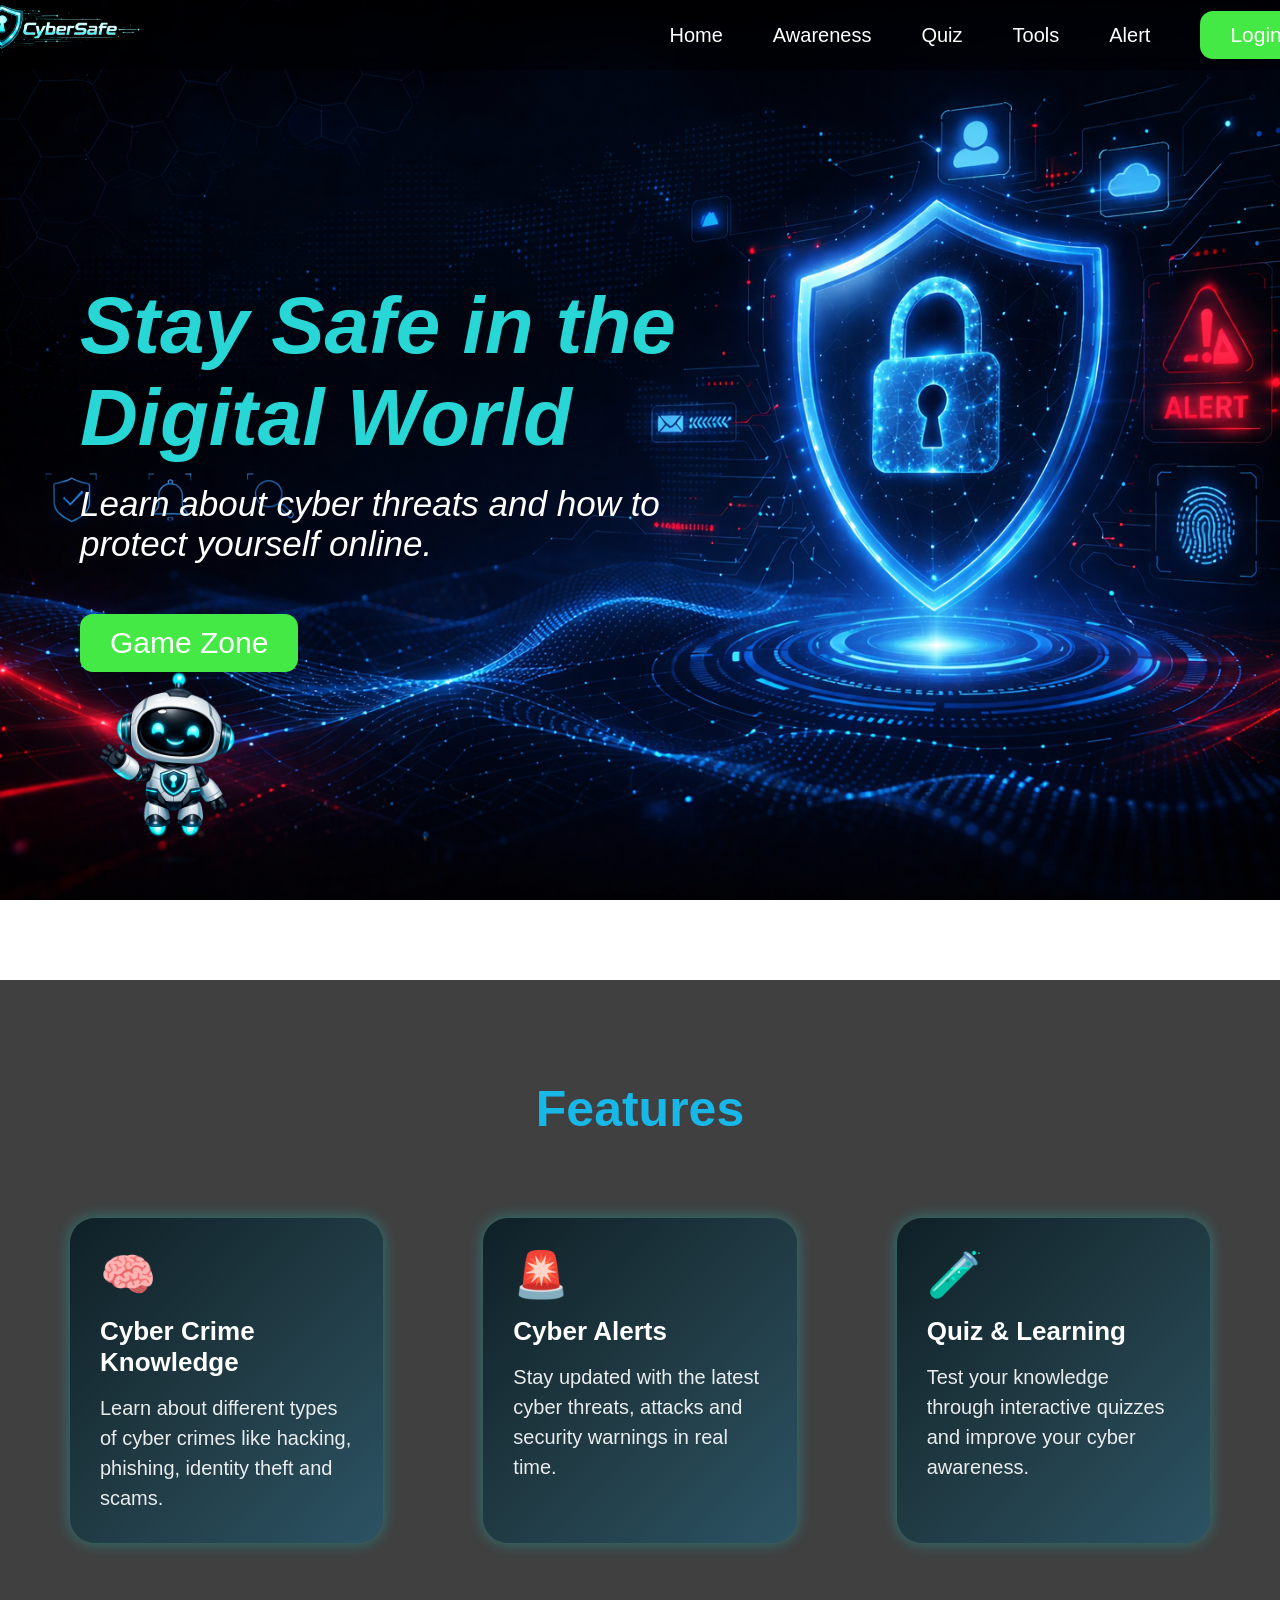
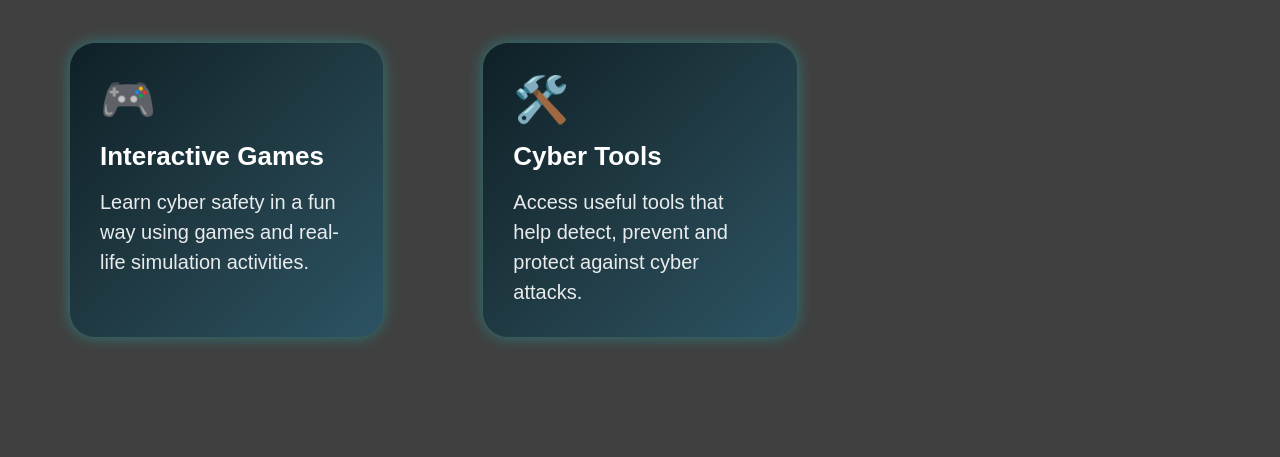
<file: index.html>
<!DOCTYPE html>
<html lang="en">
<head>
    <meta charset="UTF-8">
    <meta name="viewport" content="width=device-width, initial-scale=1.0">
    <title>Cyber Awareness Platform</title>
    <link rel="stylesheet" href="style.css">
</head>
<body>
  
    <div id="main">

        <div id="nav">
            <div id="logo"><img src="images/logo.png" alt=""></div>
            <div class="text"><a href="index.html">Home</a></div>
            <div class="text"><a href="awareness.html">Awareness</a></div>
            <div class="text"><a href="quiz.html">Quiz</a></div>
            <div class="text"><a href="tools.html">Tools</a></div>
            <div class="text"><p>Alert</p></div>
            <div class="text">
                <a href="login.html"><button>Login</button></a>
            </div>
        </div>

        <div id="content">
            <h1>Stay Safe in the <br> Digital World</h1>
            <p>Learn about cyber threats and how to protect yourself online.</p>
            <button  onclick="window.location.href='games.html'">Game Zone</button>

            <div class="robot">
                <img src="images/robot..png" alt="Cyber Robot">
            </div>
        </div>

    <section id="features">
    <h2>Features</h2>

    <div class="feature-container">

        <div class="feature-card">
            <div class="feature-icon">🧠</div>
            <h3>Cyber Crime Knowledge</h3>
            <p>Learn about different types of cyber crimes like hacking, phishing, identity theft and scams.</p>
        </div>


        <div class="feature-card">
            <div class="feature-icon">🚨</div>
            <h3>Cyber Alerts</h3>
            <p>Stay updated with the latest cyber threats, attacks and security warnings in real time.</p>
        </div>

        <div class="feature-card">
            <div class="feature-icon">🧪</div>
            <h3>Quiz & Learning</h3>
            <p>Test your knowledge through interactive quizzes and improve your cyber awareness.</p>
        </div>

        <div class="feature-card">
            <div class="feature-icon">🎮</div>
            <h3>Interactive Games</h3>
            <p>Learn cyber safety in a fun way using games and real-life simulation activities.</p>
        </div>

        <div class="feature-card">
            <div class="feature-icon">🛠️</div>
            <h3>Cyber Tools</h3>
            <p>Access useful tools that help detect, prevent and protect against cyber attacks.</p>
        </div>

    </div>
</section>
        

    </div>
    
</body>
</html>
</file>
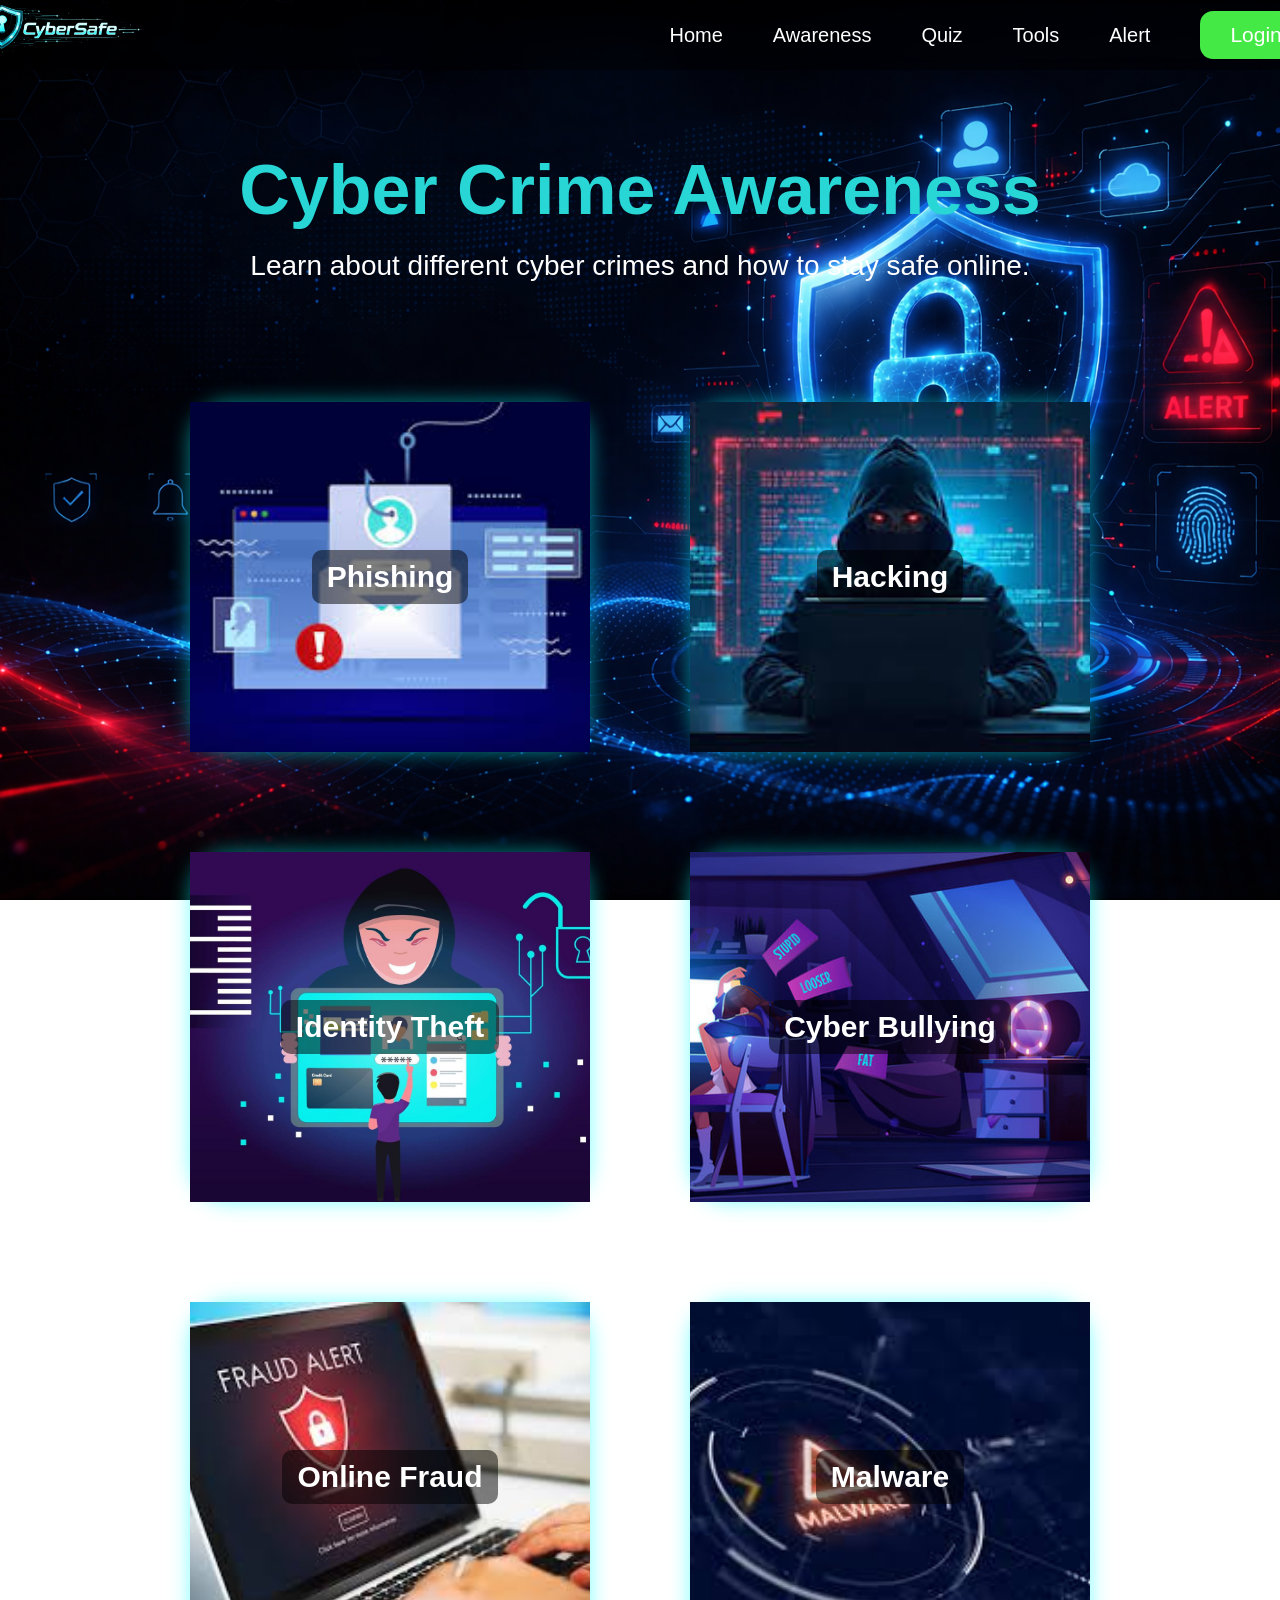
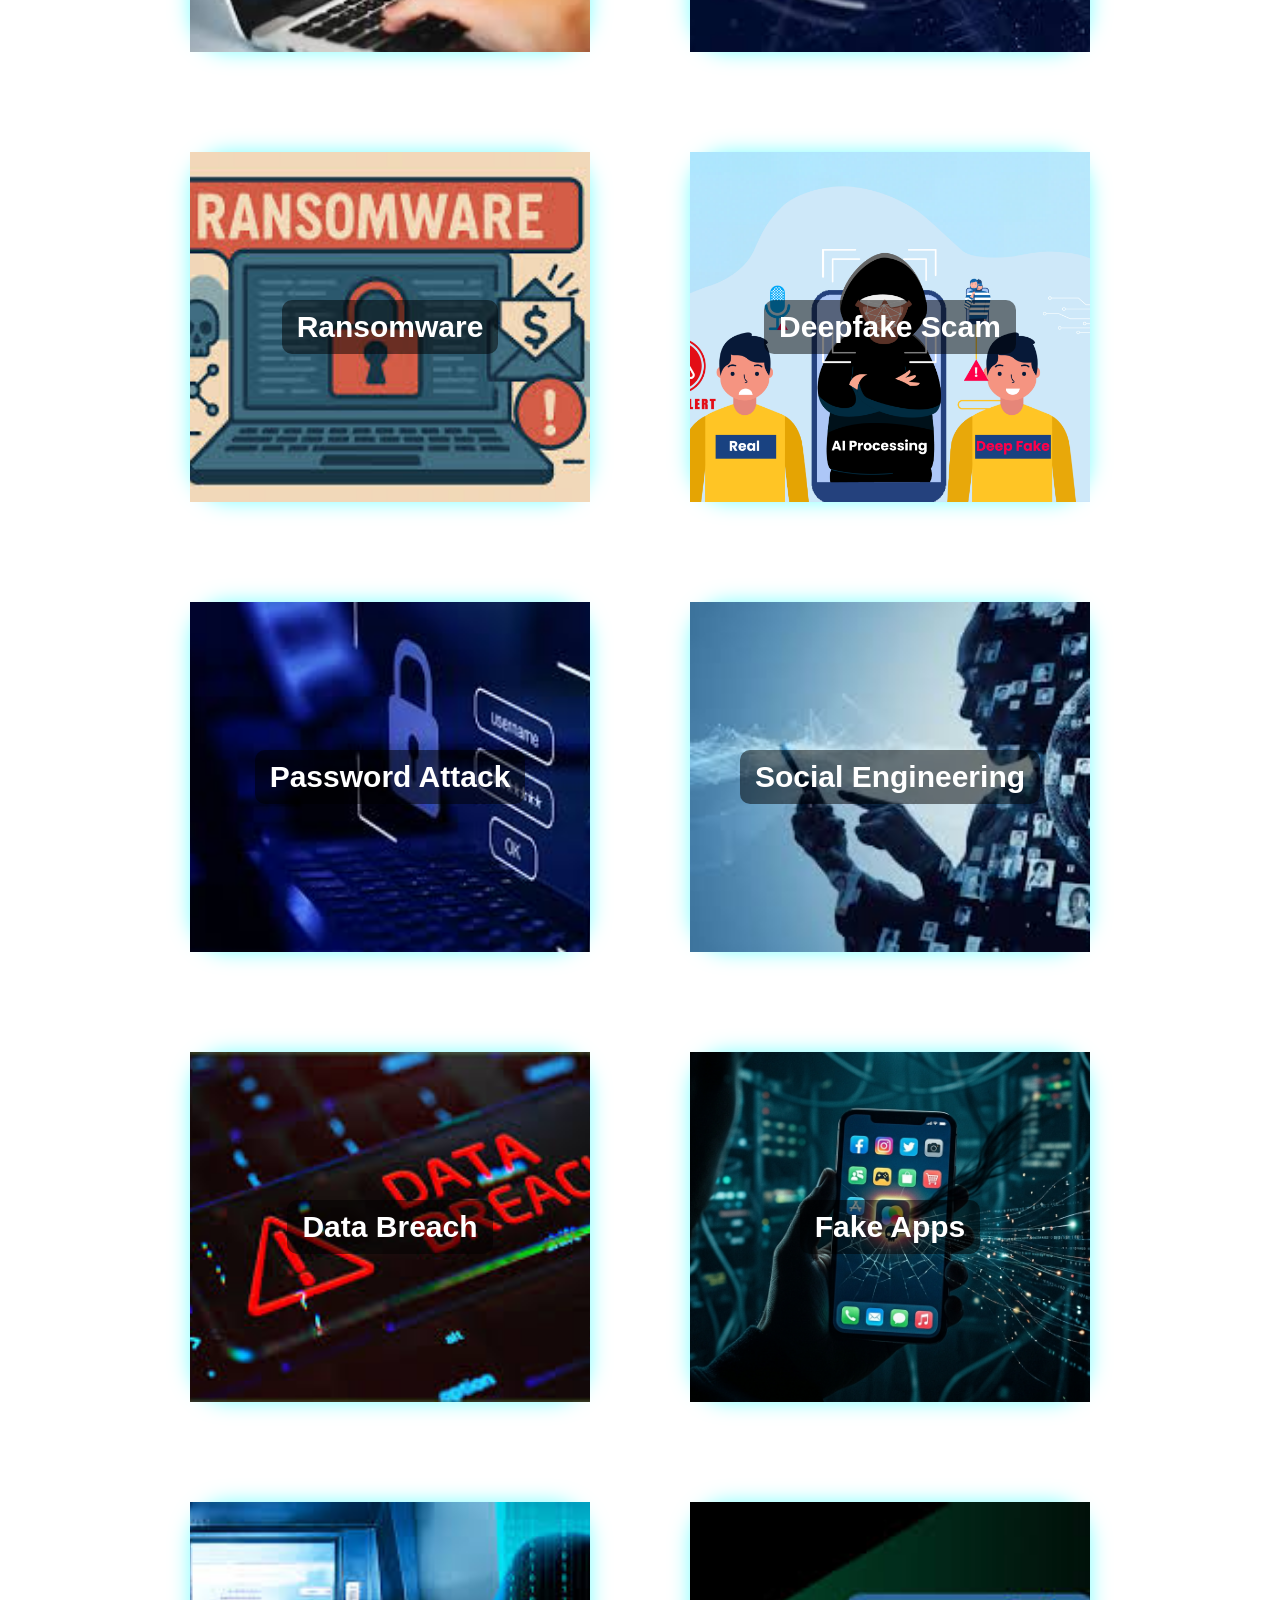
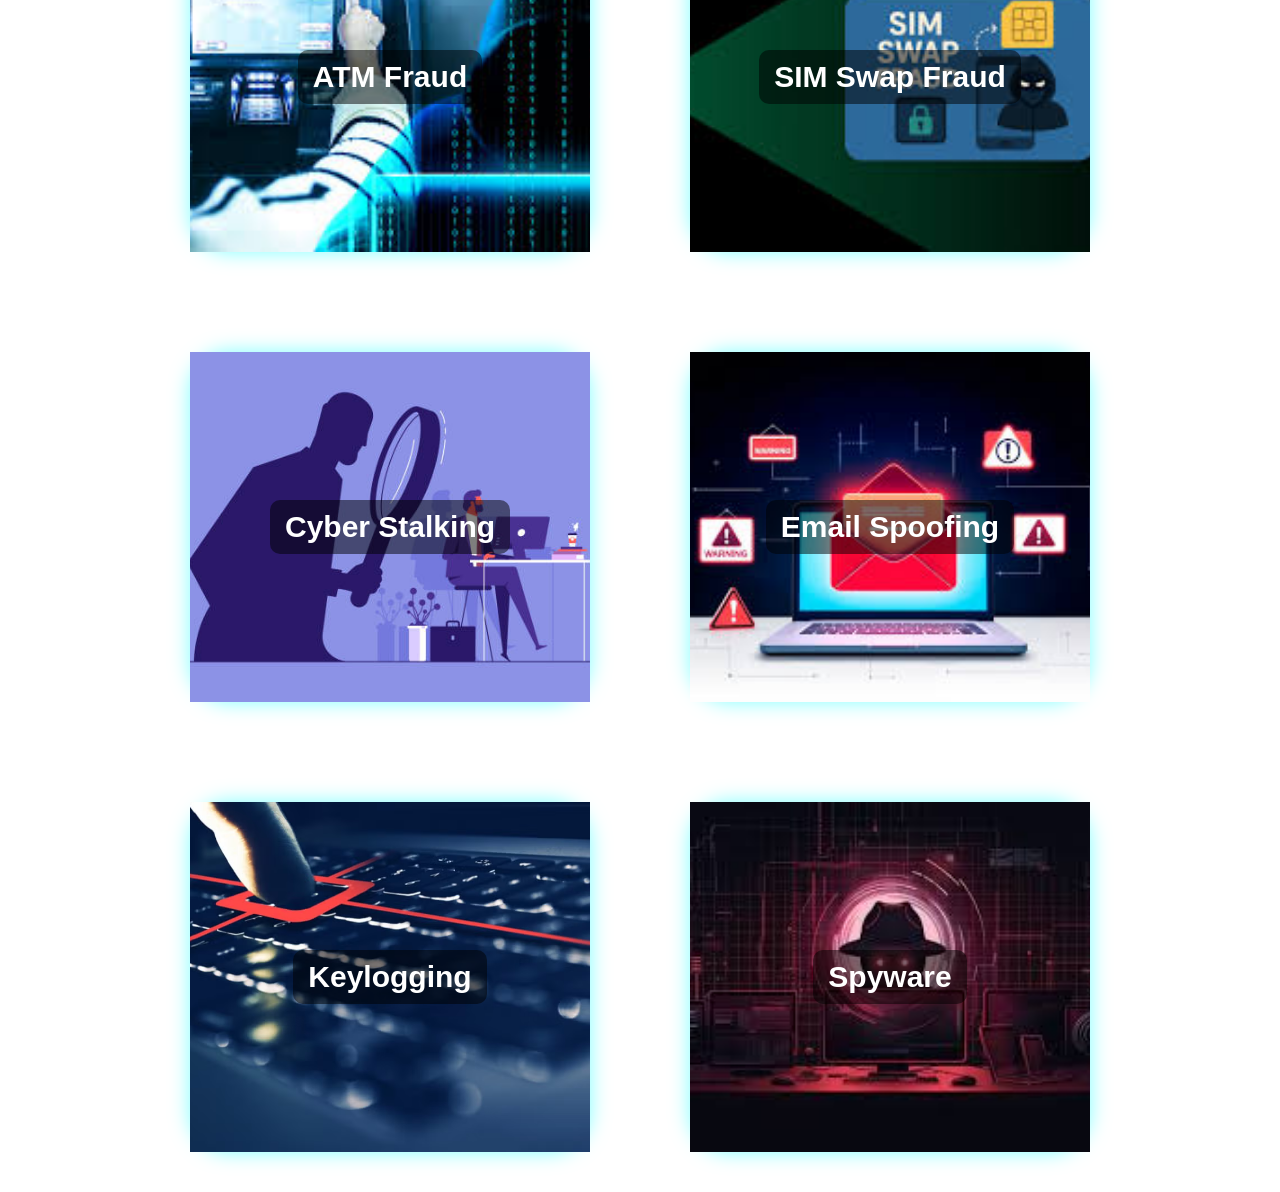
<file: awareness.html>
<!DOCTYPE html>
<html lang="en">
<head>
    <meta charset="UTF-8">
    <meta name="viewport" content="width=device-width, initial-scale=1.0">
    <title>Awareness Page</title>
    <link rel="stylesheet" href="style.css">
</head>
<body>

<div id="main">


    <div id="nav">
        <div id="logo">
            <img src="images/logo.png" alt="Logo">
        </div>

        <div class="text"><a href="index.html">Home</a></div>
        <div class="text"><a href="awareness.html">Awareness</a></div>
        <div class="text"><a href="quiz.html">Quiz</a></div>
        <div class="text"><a href="tools.html">Tools</a></div>
        <div class="text"><a href="contact.html">Alert</a></div>

        <div class="text">
            <a href="login.html"><button>Login</button></a>
        </div>
    </div>

    
    <section id="hero">
        <h1>Cyber Crime Awareness</h1>
        <p>Learn about different cyber crimes and how to stay safe online.</p>
    </section>

    
    <section id="crime-section">

        
        <div class="crime-card">
            <div class="crime-card-inner">
                <div class="crime-card-front">
                    <img src="images/phishing.jpg" alt="Phishing">
                    <h2>Phishing</h2>
                </div>
                <div class="crime-card-back">
                    <p>Fake emails or websites are used to steal passwords, bank details and personal information.</p>
                </div>
            </div>
        </div>

        
        <div class="crime-card">
            <div class="crime-card-inner">
                <div class="crime-card-front">
                    <img src="images/hacking.jpg" alt="Hacking">
                    <h2>Hacking</h2>
                </div>
                <div class="crime-card-back">
                    <p>Unauthorized access to systems or accounts to steal or modify data.</p>
                </div>
            </div>
        </div>

        
        <div class="crime-card">
            <div class="crime-card-inner">
                <div class="crime-card-front">
                    <img src="images/identity theft.jpg" alt="Identity Theft">
                    <h2>Identity Theft</h2>
                </div>
                <div class="crime-card-back">
                    <p>Stealing personal information like Aadhaar, passwords, or bank details.</p>
                </div>
            </div>
        </div>

        
        <div class="crime-card">
            <div class="crime-card-inner">
                <div class="crime-card-front">
                    <img src="images/cyber bullying.jpg" alt="Cyber Bullying">
                    <h2>Cyber Bullying</h2>
                </div>
                <div class="crime-card-back">
                    <p>Harassing or threatening someone using online platforms.</p>
                </div>
            </div>
        </div>

        
        <div class="crime-card">
            <div class="crime-card-inner">
                <div class="crime-card-front">
                    <img src="images/online fraud.jpg" alt="Online Fraud">
                    <h2>Online Fraud</h2>
                </div>
                <div class="crime-card-back">
                    <p>Fake websites, scams, or payments used to steal money online.</p>
                </div>
            </div>
        </div>

        
        <div class="crime-card">
            <div class="crime-card-inner">
                <div class="crime-card-front">
                    <img src="images/malware.jpg" alt="Malware">
                    <h2>Malware</h2>
                </div>
                <div class="crime-card-back">
                    <p>Harmful software like viruses and spyware that damages devices.</p>
                </div>
            </div>
        </div>

        
        <div class="crime-card">
            <div class="crime-card-inner">
                <div class="crime-card-front">
                    <img src="images/ransomware.jpg" alt="Ransomware">
                    <h2>Ransomware</h2>
                </div>
                <div class="crime-card-back">
                    <p>Locks your files and demands money to unlock them.</p>
                </div>
            </div>
        </div>

        
        <div class="crime-card">
            <div class="crime-card-inner">
                <div class="crime-card-front">
                    <img src="images/deepfake scam.png" alt="Deepfake Scam">
                    <h2>Deepfake Scam</h2>
                </div>
                <div class="crime-card-back">
                    <p>AI-generated fake videos or voices used to scam people.</p>
                </div>
            </div>
        </div>

        
        <div class="crime-card">
            <div class="crime-card-inner">
                <div class="crime-card-front">
                    <img src="images/password attack.jpg" alt="Password Attack">
                    <h2>Password Attack</h2>
                </div>
                <div class="crime-card-back">
                    <p>Hackers try different passwords or leaked data to break accounts.</p>
                </div>
            </div>
        </div>

        
        <div class="crime-card">
            <div class="crime-card-inner">
                <div class="crime-card-front">
                    <img src="images/social engineering.jpg" alt="Social Engineering">
                    <h2>Social Engineering</h2>
                </div>
                <div class="crime-card-back">
                    <p>Manipulating users to reveal sensitive information like OTPs.</p>
                </div>
            </div>
        </div>

        
        <div class="crime-card">
            <div class="crime-card-inner">
                <div class="crime-card-front">
                    <img src="images/data breach.jpg" alt="Data Breach">
                    <h2>Data Breach</h2>
                </div>
                <div class="crime-card-back">
                    <p>Unauthorized access causing leak of sensitive data.</p>
                </div>
            </div>
        </div>

        
        <div class="crime-card">
            <div class="crime-card-inner">
                <div class="crime-card-front">
                    <img src="images/fake apps.jpg" alt="Fake Apps">
                    <h2>Fake Apps</h2>
                </div>
                <div class="crime-card-back">
                    <p>Fake applications designed to steal user information.</p>
                </div>
            </div>
        </div>

        
        <div class="crime-card">
            <div class="crime-card-inner">
                <div class="crime-card-front">
                    <img src="images/atm fraud.jpg" alt="ATM Fraud">
                    <h2>ATM Fraud</h2>
                </div>
                <div class="crime-card-back">
                    <p>Stealing money using ATM skimming or fake cards.</p>
                </div>
            </div>
        </div>

        
        <div class="crime-card">
            <div class="crime-card-inner">
                <div class="crime-card-front">
                    <img src="images/sim swap fraud.jpg" alt="SIM Swap Fraud">
                    <h2>SIM Swap Fraud</h2>
                </div>
                <div class="crime-card-back">
                    <p>Taking control of your SIM to access OTPs and accounts.</p>
                </div>
            </div>
        </div>

        
        <div class="crime-card">
            <div class="crime-card-inner">
                <div class="crime-card-front">
                    <img src="images/cyber stalking.jpg" alt="Cyber Stalking">
                    <h2>Cyber Stalking</h2>
                </div>
                <div class="crime-card-back">
                    <p>Online harassment or tracking of a person repeatedly.</p>
                </div>
            </div>
        </div>

        
        <div class="crime-card">
            <div class="crime-card-inner">
                <div class="crime-card-front">
                    <img src="images/email spoofing.jpg" alt="Email Spoofing">
                    <h2>Email Spoofing</h2>
                </div>
                <div class="crime-card-back">
                    <p>Fake emails sent pretending to be trusted sources.</p>
                </div>
            </div>
        </div>

    
        <div class="crime-card">
            <div class="crime-card-inner">
                <div class="crime-card-front">
                    <img src="images/keylogging.avif" alt="Keylogging">
                    <h2>Keylogging</h2>
                </div>
                <div class="crime-card-back">
                    <p>Records keystrokes to steal passwords and data.</p>
                </div>
            </div>
        </div>

        
        <div class="crime-card">
            <div class="crime-card-inner">
                <div class="crime-card-front">
                    <img src="images/spyware.jpg" alt="Spyware">
                    <h2>Spyware</h2>
                </div>
                <div class="crime-card-back">
                    <p>Hidden software that secretly monitors user activity.</p>
                </div>
            </div>
        </div>

    </section>

</div>

</body>
</html>
</file>
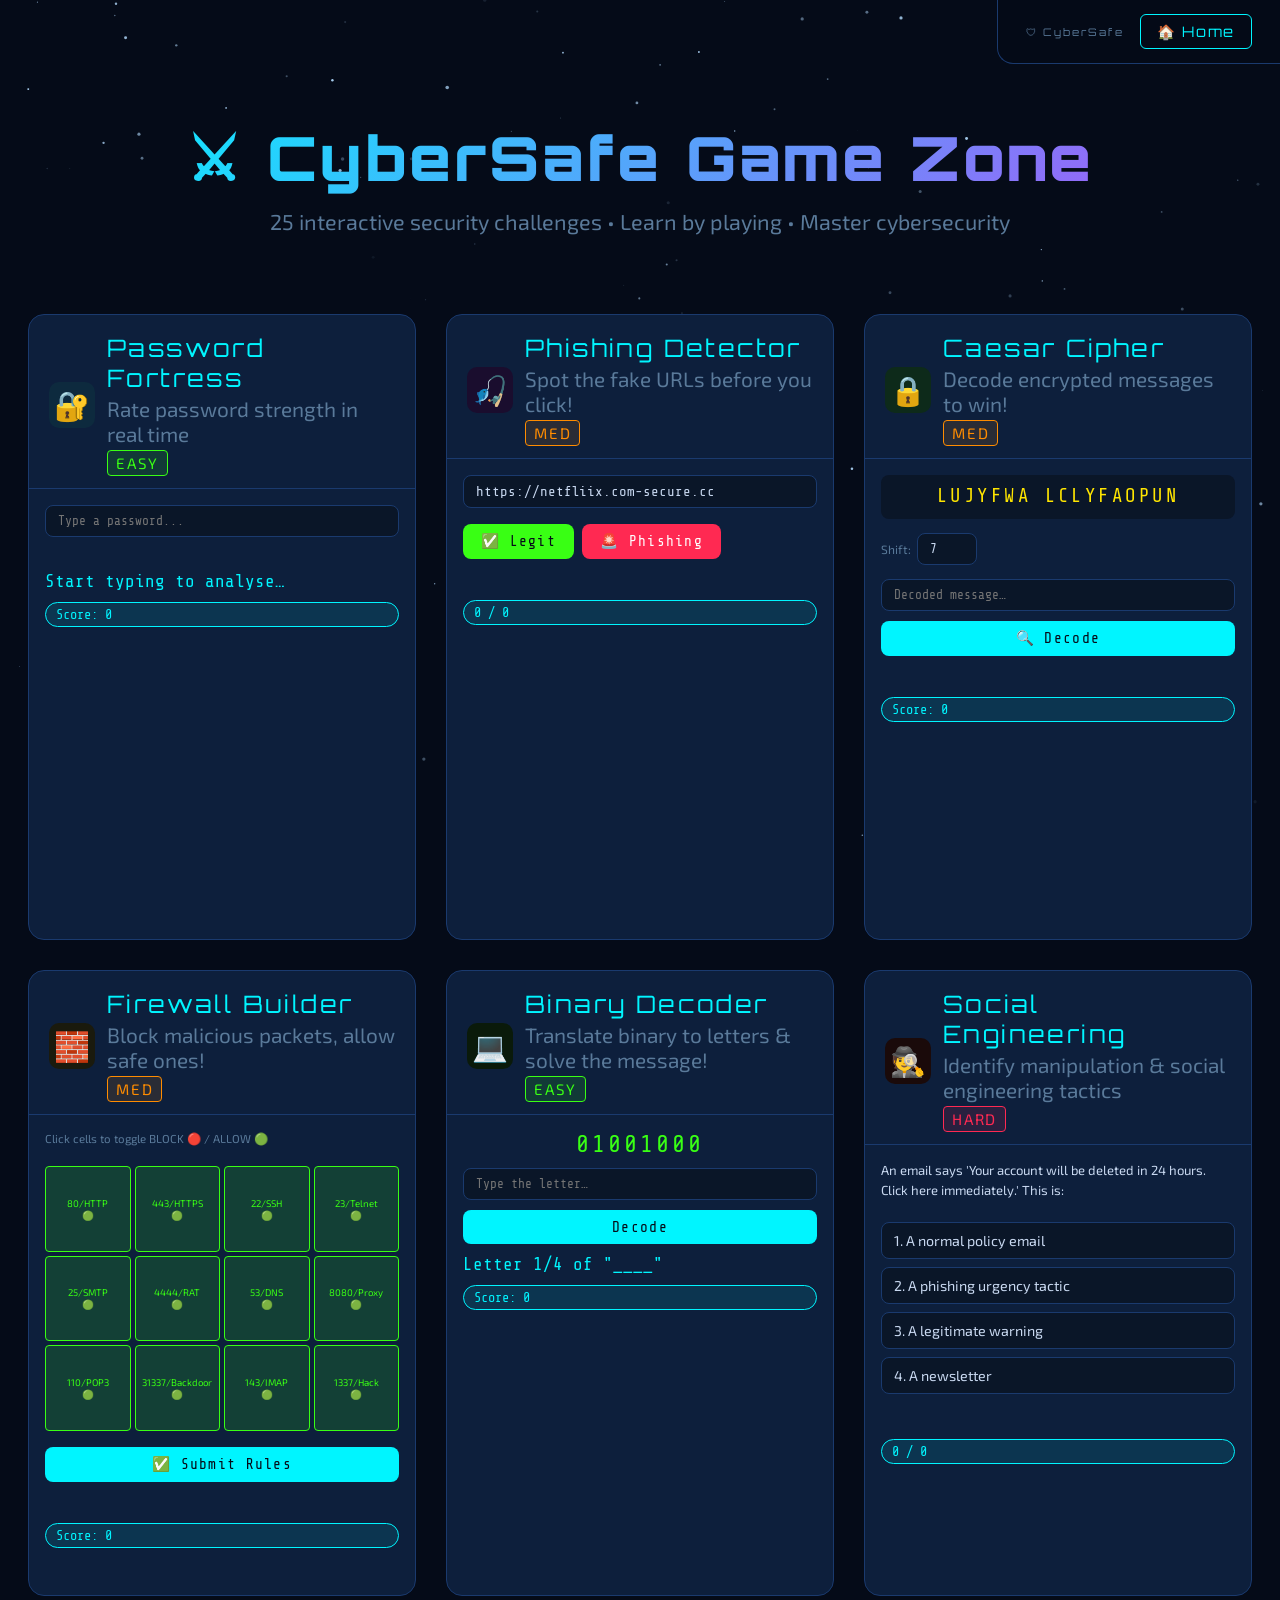
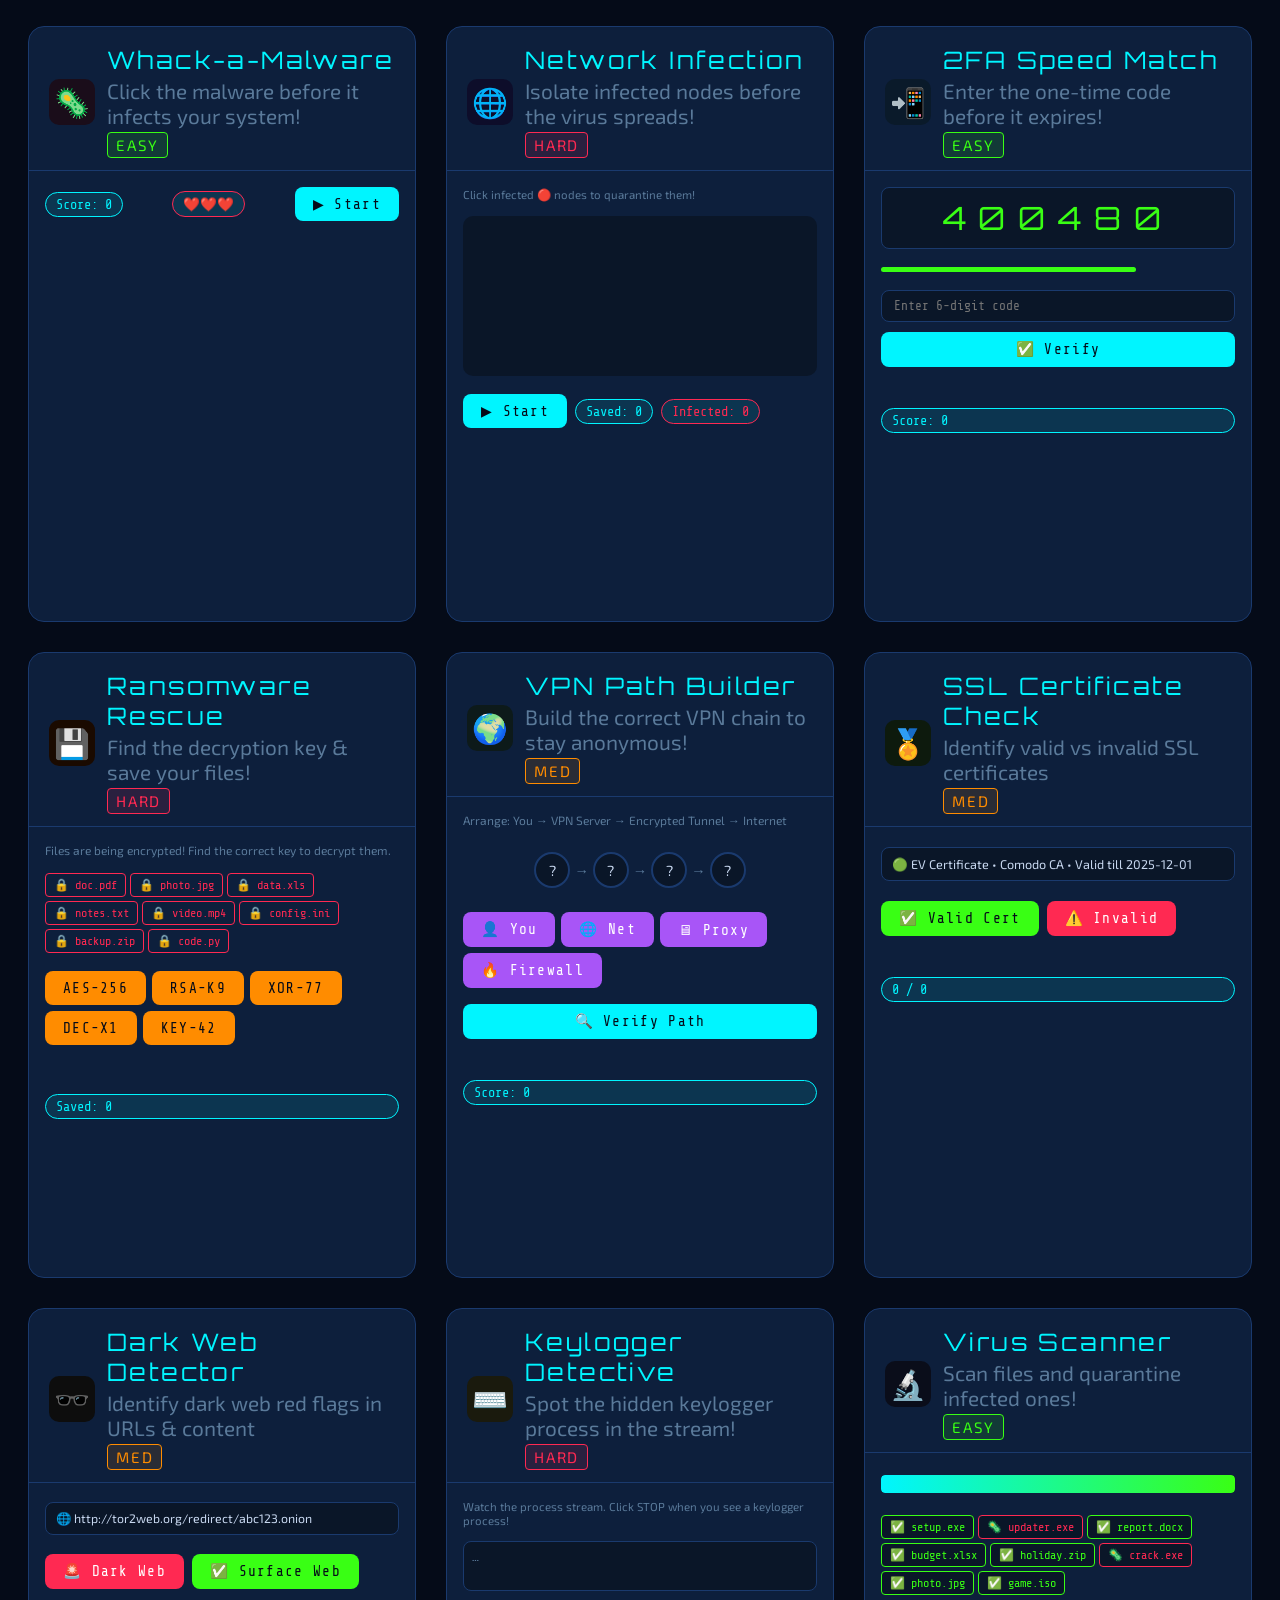
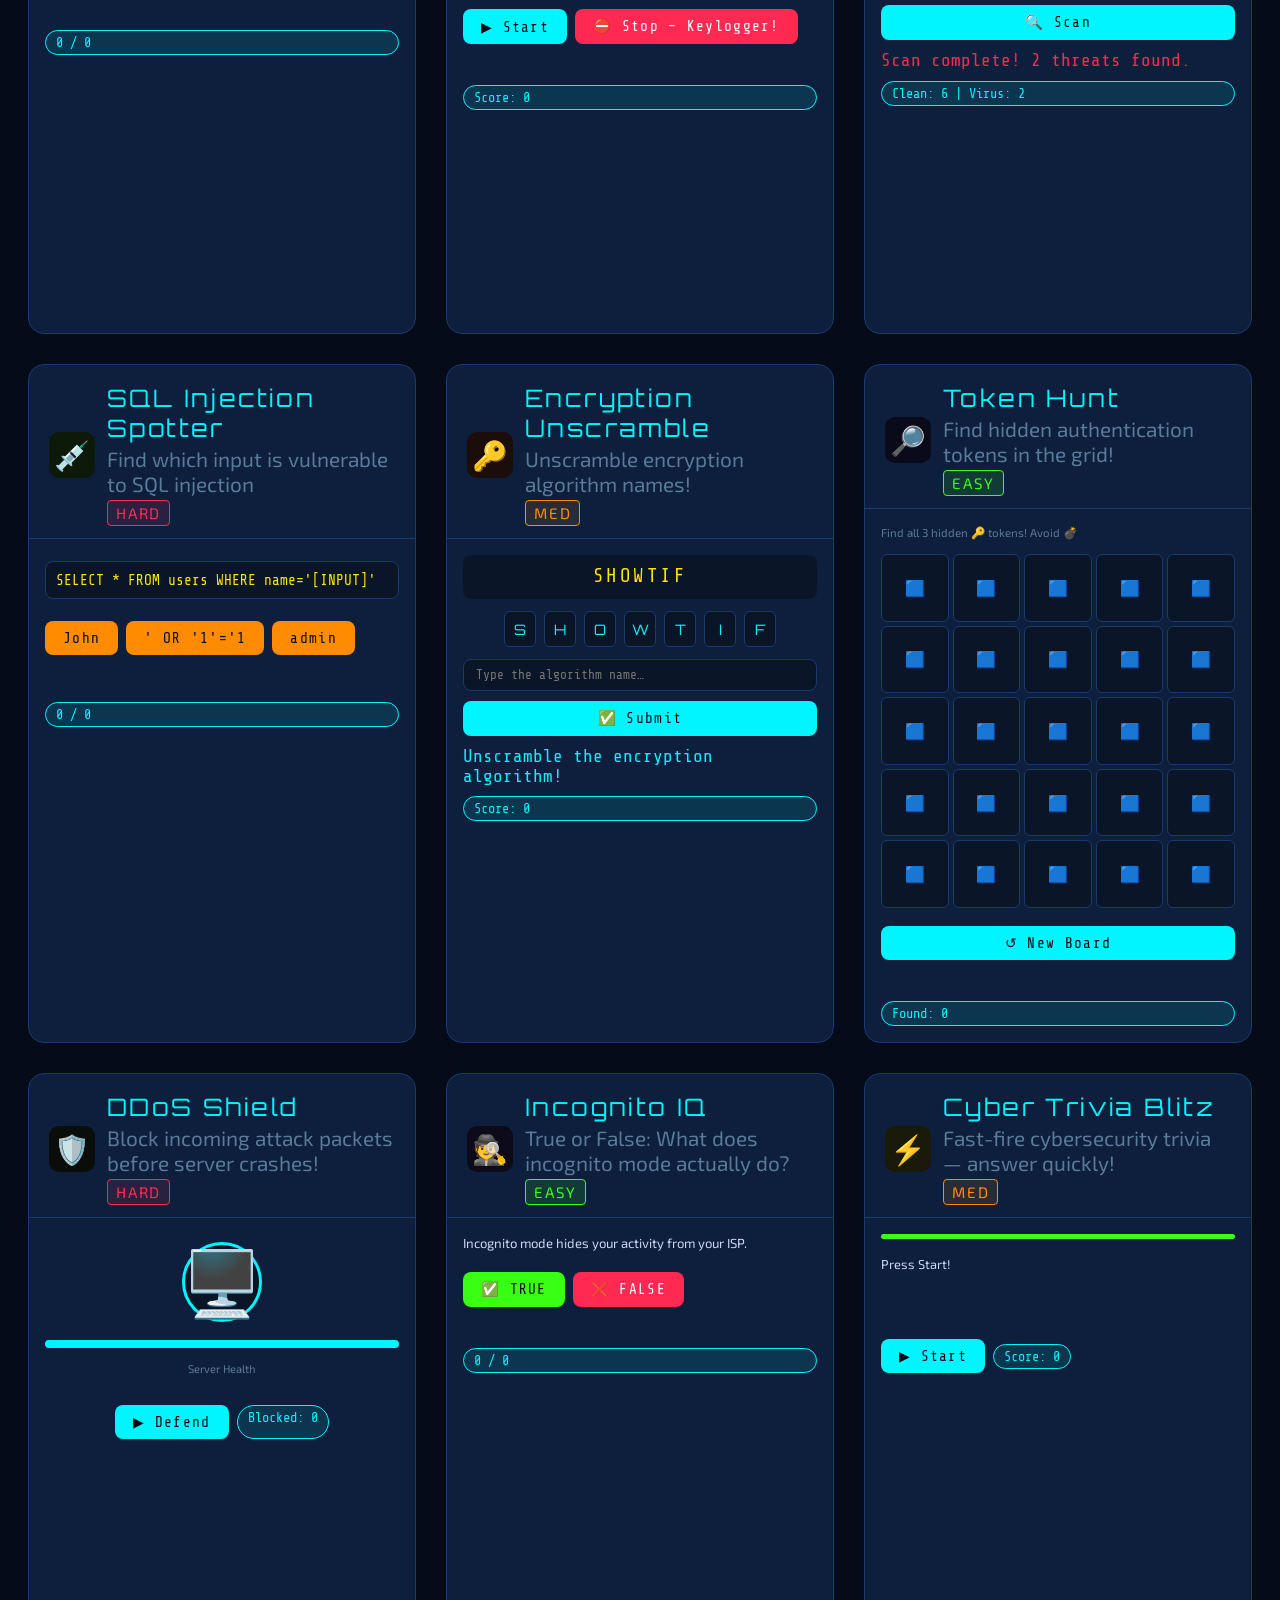
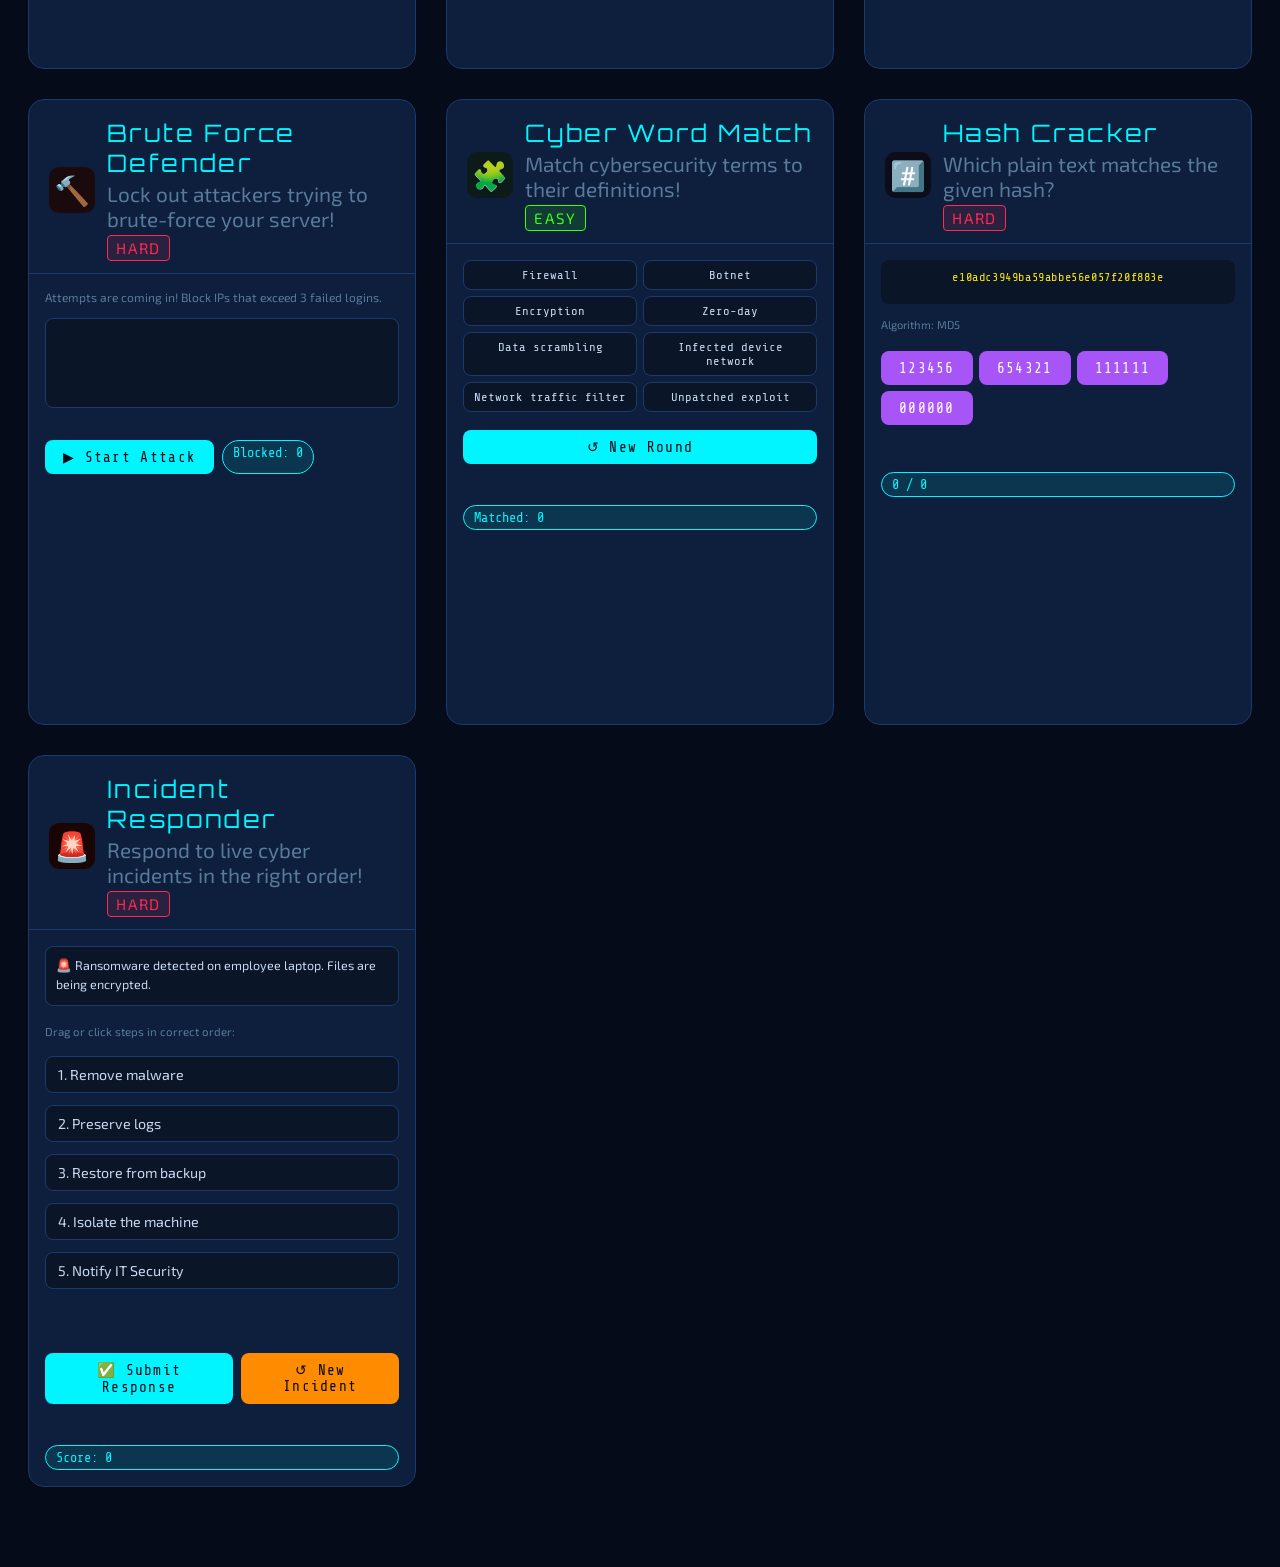
<file: games.html>
<!DOCTYPE html>
<html lang="en">
<head>
<meta charset="UTF-8">
<meta name="viewport" content="width=device-width, initial-scale=1.0">
<title>CyberSafe – Security Games</title>
<link href="https://fonts.googleapis.com/css2?family=Orbitron:wght@400;700;900&family=Share+Tech+Mono&family=Exo+2:wght@300;400;600&display=swap" rel="stylesheet">
<style>
:root {
  --bg: #050b18;
  --surface: #0a1628;
  --card: #0d1f3c;
  --border: #1a3a6e;
  --cyan: #00f5ff;
  --green: #39ff14;
  --red: #ff2952;
  --orange: #ff8c00;
  --purple: #a855f7;
  --yellow: #ffe600;
  --text: #c8d8f0;
  --text-dim: #5a7a9a;
}
*{margin:0;padding:0;box-sizing:border-box;}
html{scroll-behavior:smooth;}
body{
  background:var(--bg);
  color:var(--text);
  font-family:'Exo 2',sans-serif;
  min-height:100vh;
  overflow-x:hidden;
}

/* ── STARFIELD ── */
#stars{
    position:fixed;
    inset:0;
    pointer-events:none;
    z-index:0;
    overflow:hidden;
}

/* STAR STYLE */
.star{
    position:absolute;
    border-radius:50%;
    background:#fff;

    /* Glow */
    box-shadow: 
        0 0 6px #fff,
        0 0 12px #60a5fa,
        0 0 20px #60a5fa;

    /* Smooth animation */
    animation: twinkle var(--d,3s) ease-in-out infinite,
               float var(--f,10s) linear infinite;

    filter: blur(0.5px);
}

/* TWINKLE EFFECT */
@keyframes twinkle{
    0%,100%{
        opacity:.2;
        transform: scale(0.8);
    }
    50%{
        opacity:1;
        transform: scale(1.2);
    }
}

/* FLOATING EFFECT */
@keyframes float{
    0%{
        transform: translate(0,0);
    }
    100%{
        transform: translate(-50px,-100vh);
    }
}
/* ── NAV ── */
nav{
  position:fixed;top:0;right:0;z-index:100;
  display:flex;align-items:center;gap:8px;
  padding:14px 28px;
  background:rgba(5,11,24,.85);
  backdrop-filter:blur(12px);
  border-bottom-left-radius:16px;
  border:1px solid var(--border);
  border-top:none;border-right:none;
}
nav a{
  font-family:'Orbitron',sans-serif;
  font-size:.9rem;letter-spacing:.12em;
  color:var(--cyan);
  text-decoration:none;
  padding:7px 16px;
  border:1px solid var(--cyan);
  border-radius:6px;
  transition:.2s;
  white-space:nowrap;
}
nav a:hover{background:var(--cyan);color:var(--bg);}
.nav-title{font-family:'Orbitron',sans-serif;font-size:.65rem;letter-spacing:.2em;color:var(--text-dim);margin-right:8px;}

/* ── HERO ── */
.hero{
  position:relative;z-index:1;
  text-align:center;
  padding:120px 20px 60px;
}
.hero h1{
  font-family:'Orbitron',sans-serif;
  font-size:clamp(2rem,5vw,3.8rem);
  font-weight:900;
  letter-spacing:.05em;
  background:linear-gradient(135deg,var(--cyan),var(--purple));
  -webkit-background-clip:text;-webkit-text-fill-color:transparent;background-clip:text;
  margin-bottom:12px;
  animation:fadedown .7s ease both;
}
.hero p{color:var(--text-dim);font-size:1.35rem;animation:fadedown .7s .2s ease both;opacity:0;}
@keyframes fadedown{from{opacity:0;transform:translateY(-18px);}to{opacity:1;transform:none;}}

/* ── GRID ── */
.games-grid{
  position:relative;
  z-index:1;
  display:grid;
  grid-template-columns: repeat(3, 1fr); /* 👈 force 3 columns */
  gap:30px;
  max-width:1500px;
  margin:0 auto;
  padding:20px 28px 80px;
}
.game-card{
  background:var(--card);
  border:1px solid var(--border);
  border-radius:16px;
  overflow:hidden;
  display:flex;flex-direction:column;
  transition:transform .25s,box-shadow .25s,border-color .25s;
  animation:cardin .5s ease both;
}
@keyframes cardin{from{opacity:0;transform:translateY(30px);}to{opacity:1;transform:none;}}
.game-card:hover{
  transform:translateY(-6px);
  box-shadow:0 0 30px rgba(0,245,255,.15);
  border-color:var(--cyan);
}
.card-header{
  padding:18px 20px 12px;
  display:flex;align-items:center;gap:12px;
  border-bottom:1px solid var(--border);
}
.card-icon{
  width:46px;height:46px;border-radius:10px;
  display:flex;align-items:center;justify-content:center;
  font-size:1.8rem;flex-shrink:0;
}
.card-title{font-family:'Orbitron',sans-serif;font-size:1.5rem;letter-spacing:.1em;color:var(--cyan);}
.card-desc{font-size:1.3rem;color:var(--text-dim);margin-top:3px;}
.game-area{
  flex:1;padding:16px;
  display:flex;flex-direction:column;gap:10px;
  min-height:450px;
}
.btn{
  font-family:'Share Tech Mono',monospace;
  font-size:.9rem;letter-spacing:.09em;
  border:none;border-radius:8px;cursor:pointer;
  padding:9px 18px;transition:.2s;
}
.btn-primary{background:var(--cyan);color:var(--bg);}
.btn-primary:hover{background:#00c4cc;}
.btn-danger{background:var(--red);color:#fff;}
.btn-success{background:var(--green);color:var(--bg);}
.btn-warn{background:var(--orange);color:var(--bg);}
.btn-purple{background:var(--purple);color:#fff;}
.score-badge{
  font-family:'Share Tech Mono',monospace;font-size:.85rem;
  padding:4px 10px;border-radius:20px;
  background:rgba(0,245,255,.1);border:1px solid var(--cyan);
  color:var(--cyan);display:inline-block;
}
.feedback{font-size:1.1rem;min-height:1.2em;font-family:'Share Tech Mono',monospace;}
.feedback.good{color:var(--green);}
.feedback.bad{color:var(--red);}
.feedback.info{color:var(--cyan);}
input[type=text],input[type=password],input[type=number]{
  background:var(--surface);border:1px solid var(--border);
  color:var(--text);font-family:'Share Tech Mono',monospace;font-size:.8rem;
  padding:8px 12px;border-radius:8px;outline:none;width:100%;
  transition:.2s;
}
input:focus{border-color:var(--cyan);box-shadow:0 0 8px rgba(0,245,255,.2);}
progress{width:100%;height:8px;border-radius:4px;border:none;overflow:hidden;}
progress::-webkit-progress-bar{background:var(--surface);}
progress::-webkit-progress-value{background:var(--cyan);transition:.3s;}
.tag{
  font-size:.95rem;letter-spacing:.12em;text-transform:uppercase;
  padding:3px 8px;border-radius:4px;display:inline-block;margin-top:4px;
}
.tag-easy{background:rgba(57,255,20,.12);color:var(--green);border:1px solid var(--green);}
.tag-med{background:rgba(255,140,0,.12);color:var(--orange);border:1px solid var(--orange);}
.tag-hard{background:rgba(255,41,82,.12);color:var(--red);border:1px solid var(--red);}

/* PASSWORD STRENGTH BAR */
.pw-bar{height:8px;border-radius:3px;width:0%;transition:.4s;margin-top:6px; }
/* CIPHER */
.cipher-display{
  font-family:'Share Tech Mono',monospace;font-size:1.2rem;letter-spacing:.18em;
  padding:10px;background:var(--surface);border-radius:8px;
  color:var(--yellow);word-break:break-all;text-align:center;min-height:44px;
}
/* PHISHING */
.ph-url{
  font-family:'Share Tech Mono',monospace;font-size:.88rem;
  padding:8px 12px;background:var(--surface);border-radius:8px;
  color:var(--text);margin-bottom:6px;word-break:break-all;
  border:1px solid var(--border);
}
/* FIREWALL */
.fw-grid{display:grid;grid-template-columns:repeat(4,1fr);gap:4px;margin:6px 0;}
.fw-cell{
  aspect-ratio:1;border-radius:4px;cursor:pointer;
  transition:.15s;display:flex;align-items:center;justify-content:center;
  font-size:.95rem;border:1px solid transparent;
}
/* MAZE */
#mazeCanvas{border:2px solid var(--border);border-radius:8px;display:block;margin:0 auto;}
/* BINARY */
.bin-display{font-family:'Share Tech Mono',monospace;font-size:1.5rem;letter-radius:.1em;color:var(--green);text-align:center;letter-spacing:.12em;}
/* MATCH */
.match-grid{display:grid;grid-template-columns:1fr 1fr;gap:6px;}
.match-item{
  font-size:.77rem;padding:7px 10px;background:var(--surface);
  border:1px solid var(--border);border-radius:8px;cursor:pointer;
  text-align:center;transition:.2s;font-family:'Share Tech Mono',monospace;
}
.match-item.selected{border-color:var(--cyan);background:rgba(0,245,255,.1);}
.match-item.matched{border-color:var(--green);background:rgba(57,255,20,.1);color:var(--green);cursor:default;}
/* TIMER */
.timer-bar{height:5px;background:var(--green);border-radius:3px;transition:width .1s linear,background .5s;}
/* WORD SCRAMBLE */
.letter-box{
  display:inline-flex;align-items:center;justify-content:center;
  width:32px;height:36px;margin:2px;border:1px solid var(--border);
  border-radius:6px;font-family:'Orbitron',sans-serif;font-size:.9rem;
  background:var(--surface);cursor:pointer;transition:.15s;
  color:var(--cyan);
}
.letter-box.placed{border-color:var(--green);color:var(--green);}
/* SEQUENCE */
.seq-btn{
  width:44px;height:44px;border-radius:8px;cursor:pointer;
  border:2px solid var(--border);transition:.2s;font-size:1.1rem;
  display:inline-flex;align-items:center;justify-content:center;
}
.seq-btn.lit{box-shadow:0 0 20px currentColor;transform:scale(1.15);}
/* NETWORK MAP */
.net-node{
  position:absolute;width:36px;height:36px;border-radius:50%;
  display:flex;align-items:center;justify-content:center;font-size:1rem;
  border:2px solid var(--border);cursor:pointer;transition:.2s;
  background:var(--card);
}
.net-node.infected{border-color:var(--red);background:rgba(255,41,82,.2);animation:pulse-red .6s ease-in-out infinite alternate;}
.net-node.clean{border-color:var(--green);background:rgba(57,255,20,.15);}
@keyframes pulse-red{from{box-shadow:0 0 4px var(--red);}to{box-shadow:0 0 16px var(--red);}}
.net-map{position:relative;height:160px;background:var(--surface);border-radius:10px;overflow:hidden;}
/* SOCIAL ENG */
.se-option{
  width:100%;text-align:left;padding:9px 12px;margin:4px 0;
  background:var(--surface);border:1px solid var(--border);
  border-radius:8px;color:var(--text);cursor:pointer;font-size:.89rem;
  transition:.2s;font-family:'Exo 2',sans-serif;
}
.se-option:hover{border-color:var(--cyan);}
.se-option.correct{border-color:var(--green)!important;background:rgba(57,255,20,.1);}
.se-option.wrong{border-color:var(--red)!important;background:rgba(255,41,82,.1);}

/* WHACK MALWARE */
.wm-grid{display:grid;grid-template-columns:repeat(4,1fr);gap:6px;}
.wm-hole{
  aspect-ratio:1;border-radius:10px;background:var(--surface);
  border:1px solid var(--border);cursor:pointer;
  display:flex;align-items:center;justify-content:center;
  font-size:1.5rem;transition:.1s;
  user-select:none;
}
.wm-hole.active{background:rgba(255,41,82,.2);border-color:var(--red);transform:scale(1.05);}
.wm-hole:active{transform:scale(.93);}

/* ENCRYPTION SCRAMBLE */
.enc-letters{display:flex;flex-wrap:wrap;gap:4px;justify-content:center;}

/* TOKEN HUNT */
.token-grid{display:grid;grid-template-columns:repeat(5,1fr);gap:4px;}
.token-cell{
  aspect-ratio:1;border-radius:6px;background:var(--surface);
  border:1px solid var(--border);cursor:pointer;
  display:flex;align-items:center;justify-content:center;font-size:1rem;
  transition:.15s;
}
.token-cell:hover{border-color:var(--cyan);}
.token-cell.revealed{cursor:default;}
.token-cell.found{border-color:var(--green);background:rgba(57,255,20,.15);}
.token-cell.empty{border-color:var(--red);background:rgba(255,41,82,.1);}

/* DDOS CLICKER */
.ddos-server{
  width:80px;height:80px;border-radius:50%;margin:0 auto;
  border:3px solid var(--cyan);display:flex;align-items:center;
  justify-content:center;font-size:4rem;transition:.15s;cursor:pointer;
  background:var(--surface);
}
.ddos-server.hit{border-color:var(--red);box-shadow:0 0 20px var(--red);}

/* SQL INJECTION */
.sql-code{font-family:'Share Tech Mono',monospace;font-size:.9rem;color:var(--yellow);
  background:var(--surface);padding:10px;border-radius:8px;margin:6px 0;
  border:1px solid var(--border);}
  
/* VIRUS SCANNER */
.vs-bar{height:18px;background:var(--surface);border-radius:4px;overflow:hidden;margin:6px 0;}
.vs-fill{height:100%;background:linear-gradient(90deg,var(--cyan),var(--green));width:0%;transition:.05s linear;border-radius:4px;}
.vs-files{display:flex;flex-wrap:wrap;gap:4px;margin-top:6px;}
.vs-file{font-size:.75rem;padding:4px 8px;border-radius:4px;font-family:'Share Tech Mono',monospace;border:1px solid var(--border);background:var(--surface);}
.vs-file.clean{border-color:var(--green);color:var(--green);}
.vs-file.virus{border-color:var(--red);color:var(--red);animation:blink .4s step-start infinite;}
@keyframes blink{50%{opacity:0;}}

/* KEYLOGGER DETECTIVE */
.kd-stream{font-family:'Share Tech Mono',monospace;font-size:.8rem;color:var(--text-dim);
  background:var(--surface);padding:8px;border-radius:8px;height:50px;overflow:hidden;
  white-space:nowrap;border:1px solid var(--border);}

/* 2FA */
.tfa-display{
  font-family:'Orbitron',monospace;font-size:2rem;letter-spacing:.4em;
  color:var(--green);text-align:center;padding:10px;
  background:var(--surface);border-radius:8px;border:1px solid var(--border);
}

/* RANSOMWARE */
.rw-files{display:flex;flex-wrap:wrap;gap:4px;}
.rw-file{font-size:.75rem;padding:4px 8px;border-radius:4px;font-family:'Share Tech Mono',monospace;border:1px solid;transition:.3s;}
.rw-file.safe{border-color:var(--green);color:var(--green);}
.rw-file.enc{border-color:var(--red);color:var(--red);}
.rw-file.dec{border-color:var(--cyan);color:var(--cyan);}

/* CERT CHECKER */
.cert-item{padding:8px 10px;border-radius:8px;margin:4px 0;font-size:.79rem;cursor:pointer;border:1px solid var(--border);transition:.2s;background:var(--surface);}
.cert-item:hover{border-color:var(--cyan);}

/* DARK WEB */
.dw-item{padding:8px 10px;border-radius:8px;margin:3px 0;font-size:.77rem;cursor:pointer;
  border:1px solid var(--border);transition:.2s;background:var(--surface);display:flex;align-items:center;gap:8px;}
.dw-item:hover{border-color:var(--purple);}

/* VPN PATH */
.vpn-hops{display:flex;align-items:center;gap:4px;flex-wrap:wrap;justify-content:center;margin:8px 0;}
.vpn-hop{width:36px;height:36px;border-radius:50%;display:flex;align-items:center;
  justify-content:center;font-size:.9rem;border:2px solid var(--border);background:var(--surface);transition:.3s;}
.vpn-hop.active{border-color:var(--cyan);box-shadow:0 0 10px var(--cyan);}
.vpn-arrow{color:var(--text-dim);font-size:.9rem;}

</style>
</head>
<body>

<!-- STARFIELD -->
<canvas id="stars"></canvas>

<!-- NAV -->
<nav>
  <span class="nav-title">🛡 CyberSafe</span>
  <a href="index.html">🏠 Home</a>
</nav>

<!-- HERO -->
<div class="hero">
  <h1>⚔ CyberSafe Game Zone</h1>
  <p>25 interactive security challenges • Learn by playing • Master cybersecurity</p>
</div>

<!-- GAMES GRID -->
<div class="games-grid" id="gamesGrid"></div>

<script>
/* ════ STARFIELD ════ */
(function(){
  const c=document.getElementById('stars');
  const ctx=c.getContext('2d');
  let stars=[];
  function resize(){c.width=innerWidth;c.height=innerHeight;}
  function init(){
    stars=[];
    for(let i=0;i<180;i++){
      stars.push({x:Math.random()*c.width,y:Math.random()*c.height,
        r:Math.random()*1.5+.3,a:Math.random(),da:(Math.random()*.015+.005)*(Math.random()<.5?1:-1)});
    }
  }
  function draw(){
    ctx.clearRect(0,0,c.width,c.height);
    stars.forEach(s=>{
      s.a+=s.da;
      if(s.a<=0||s.a>=1)s.da*=-1;
      ctx.beginPath();ctx.arc(s.x,s.y,s.r,0,Math.PI*2);
      ctx.fillStyle=`rgba(180,220,255,${s.a})`;ctx.fill();
    });
    requestAnimationFrame(draw);
  }
  resize();init();draw();
  window.addEventListener('resize',()=>{resize();init();});
})();

/* ════ HELPERS ════ */
const rand=(a,b)=>Math.floor(Math.random()*(b-a+1))+a;
const pick=arr=>arr[rand(0,arr.length-1)];
const shuffle=arr=>[...arr].sort(()=>Math.random()-.5);

/* ════ GAME DEFINITIONS ════ */
const games=[

/* 1 ─ PASSWORD STRENGTH */
{id:'pw',title:'Password Fortress',icon:'🔐',bg:'#0d2a3e',tag:'easy',desc:'Rate password strength in real time',
html:`
<input type="text" id="pw-input" placeholder="Type a password...">
<div class="pw-bar" id="pw-bar"></div>
<div class="feedback info" id="pw-fb">Start typing to analyse…</div>
<div class="score-badge" id="pw-score">Score: 0</div>`,
init(){
  const inp=document.getElementById('pw-input');
  const bar=document.getElementById('pw-bar');
  const fb=document.getElementById('pw-fb');
  const sc=document.getElementById('pw-score');
  inp.addEventListener('input',()=>{
    const v=inp.value;
    let s=0;
    if(v.length>=8)s+=20;if(v.length>=12)s+=15;if(v.length>=16)s+=10;
    if(/[A-Z]/.test(v))s+=15;if(/[a-z]/.test(v))s+=10;
    if(/\d/.test(v))s+=15;if(/[^A-Za-z0-9]/.test(v))s+=15;
    s=Math.min(s,100);
    bar.style.width=s+'%';
    const colors=['#ff2952','#ff8c00','#ffe600','#39ff14'];
    bar.style.background=s<30?colors[0]:s<55?colors[1]:s<80?colors[2]:colors[3];
    const labels=['Very Weak 🚨','Weak ⚠️','Fair 🟡','Strong ✅','Unbreakable 🛡️'];
    fb.textContent=s<20?labels[0]:s<40?labels[1]:s<65?labels[2]:s<85?labels[3]:labels[4];
    fb.className='feedback '+(s<40?'bad':s<65?'info':'good');
    sc.textContent='Score: '+s;
  });
}},

/* 2 ─ PHISHING DETECTOR */
{id:'ph',title:'Phishing Detector',icon:'🎣',bg:'#1a0d2e',tag:'med',desc:'Spot the fake URLs before you click!',
html:`
<div id="ph-url" class="ph-url">Loading…</div>
<div style="display:flex;gap:8px;">
  <button class="btn btn-success" onclick="phAnswer(false)">✅ Legit</button>
  <button class="btn btn-danger" onclick="phAnswer(true)">🚨 Phishing</button>
</div>
<div class="feedback" id="ph-fb"></div>
<div class="score-badge" id="ph-score">0 / 0</div>`,
init(){
  window.phData={
    items:[
      {url:'https://paypal.com/login',p:false},{url:'https://paypa1.com/secure/login',p:true},
      {url:'https://google.com',p:false},{url:'https://g00gle.co/verify',p:true},
      {url:'https://amazon.com/orders',p:false},{url:'https://amaz0n-login.xyz/account',p:true},
      {url:'https://facebook.com',p:false},{url:'https://faceb00k.verify.ru/login',p:true},
      {url:'https://netflix.com',p:false},{url:'https://netfliix.com-secure.cc',p:true},
      {url:'https://apple.com/support',p:false},{url:'https://apple-id.support.phish.net',p:true},
      {url:'https://microsoft.com',p:false},{url:'https://micros0ft-alert.com/verify',p:true},
    ],
    q:0,correct:0,total:0,
    current:null
  };
  window.phNext=function(){
    const d=window.phData;
    d.current=pick(d.items);
    document.getElementById('ph-url').textContent=d.current.url;
    document.getElementById('ph-fb').textContent='';
    document.getElementById('ph-fb').className='feedback';
  };
  window.phAnswer=function(isPhish){
    const d=window.phData;
    if(!d.current)return;
    d.total++;
    const correct=(isPhish===d.current.p);
    if(correct)d.correct++;
    const fb=document.getElementById('ph-fb');
    fb.textContent=correct?'✅ Correct! '+(isPhish?'That was phishing!':'That was legitimate.'):
      '❌ Wrong! '+(d.current.p?'That URL was phishing!':'That URL was real.');
    fb.className='feedback '+(correct?'good':'bad');
    document.getElementById('ph-score').textContent=d.correct+' / '+d.total;
    setTimeout(window.phNext,1200);
  };
  window.phNext();
}},

/* 3 ─ CAESAR CIPHER */
{id:'cc',title:'Caesar Cipher',icon:'🔒',bg:'#0d2a1a',tag:'med',desc:'Decode encrypted messages to win!',
html:`
<div class="cipher-display" id="cc-display">…</div>
<div style="display:flex;gap:6px;align-items:center;margin:4px 0;">
  <span style="font-size:.75rem;color:var(--text-dim)">Shift:</span>
  <input type="number" id="cc-shift" min="1" max="25" value="3" style="width:60px;">
</div>
<input type="text" id="cc-answer" placeholder="Decoded message…">
<button class="btn btn-primary" onclick="ccCheck()">🔍 Decode</button>
<div class="feedback" id="cc-fb"></div>
<div class="score-badge" id="cc-score">Score: 0</div>`,
init(){
  const phrases=['PROTECT YOUR DATA','STRONG PASSWORD WINS','CYBER SAFETY FIRST',
    'NEVER SHARE YOUR PIN','ENCRYPT EVERYTHING','STAY ALERT ONLINE'];
  let score=0;
  window.ccData={phrase:'',shift:0,score:0};
  window.ccNext=function(){
    const p=pick(phrases);
    const s=rand(1,12);
    window.ccData={phrase:p,shift:s};
    document.getElementById('cc-shift').value=s;
    // encode
    const enc=p.split('').map(c=>{
      if(c>='A'&&c<='Z')return String.fromCharCode(((c.charCodeAt(0)-65+s)%26)+65);
      return c;
    }).join('');
    document.getElementById('cc-display').textContent=enc;
    document.getElementById('cc-fb').textContent='';
    document.getElementById('cc-answer').value='';
  };
  window.ccCheck=function(){
    const ans=document.getElementById('cc-answer').value.trim().toUpperCase();
    const fb=document.getElementById('cc-fb');
    if(ans===window.ccData.phrase){
      window.ccData.score=(window.ccData.score||0)+10;
      fb.textContent='✅ Correct! +10 pts';fb.className='feedback good';
      document.getElementById('cc-score').textContent='Score: '+window.ccData.score;
      setTimeout(window.ccNext,1000);
    }else{
      fb.textContent='❌ Wrong! Hint: shift='+window.ccData.shift;fb.className='feedback bad';
    }
  };
  window.ccNext();
}},

/* 4 ─ FIREWALL BUILDER */
{id:'fw',title:'Firewall Builder',icon:'🧱',bg:'#1a1a0d',tag:'med',desc:'Block malicious packets, allow safe ones!',
html:`
<div style="font-size:.72rem;color:var(--text-dim);margin-bottom:4px;">Click cells to toggle BLOCK 🔴 / ALLOW 🟢</div>
<div class="fw-grid" id="fw-grid"></div>
<button class="btn btn-primary" onclick="fwCheck()">✅ Submit Rules</button>
<div class="feedback" id="fw-fb"></div>
<div class="score-badge" id="fw-score">Score: 0</div>`,
init(){
  const ports=[{p:'80/HTTP',safe:true},{p:'443/HTTPS',safe:true},{p:'22/SSH',safe:false},
    {p:'23/Telnet',safe:false},{p:'25/SMTP',safe:true},{p:'4444/RAT',safe:false},
    {p:'53/DNS',safe:true},{p:'8080/Proxy',safe:false},{p:'110/POP3',safe:true},{p:'31337/Backdoor',safe:false},
    {p:'143/IMAP',safe:true},{p:'1337/Hack',safe:false}];
  let selected=[];
  let totalScore=0;
  window.fwNext=function(){
    const grid=document.getElementById('fw-grid');
    grid.innerHTML='';
    selected=[];
    ports.forEach((item,i)=>{
      selected.push(true); // default allow
      const cell=document.createElement('div');
      cell.className='fw-cell';
      cell.style.background='rgba(57,255,20,.15)';
      cell.style.borderColor='var(--green)';
      cell.innerHTML=`<span style="font-size:.6rem;text-align:center;color:var(--green)">${item.p}<br>🟢</span>`;
      cell.onclick=()=>{
        selected[i]=!selected[i];
        cell.style.background=selected[i]?'rgba(57,255,20,.15)':'rgba(255,41,82,.15)';
        cell.style.borderColor=selected[i]?'var(--green)':'var(--red)';
        cell.innerHTML=`<span style="font-size:.6rem;text-align:center;color:${selected[i]?'var(--green)':'var(--red)'}">${item.p}<br>${selected[i]?'🟢':'🔴'}</span>`;
      };
      grid.appendChild(cell);
    });
  };
  window.fwCheck=function(){
    let pts=0;
    ports.forEach((item,i)=>{
      if(item.safe===selected[i])pts+=10;
    });
    totalScore+=pts;
    const fb=document.getElementById('fw-fb');
    fb.textContent=`${pts>=90?'🛡️ Perfect!':pts>=60?'✅ Good!':'❌ Try again!'} ${pts}/120 pts`;
    fb.className='feedback '+(pts>=60?'good':'bad');
    document.getElementById('fw-score').textContent='Total: '+totalScore;
    if(pts>=90)setTimeout(window.fwNext,1500);
  };
  window.fwNext();
}},

/* 5 ─ BINARY DECODER */
{id:'bin',title:'Binary Decoder',icon:'💻',bg:'#0a1a0a',tag:'easy',desc:'Translate binary to letters & solve the message!',
html:`
<div class="bin-display" id="bin-disp">00000000</div>
<input type="text" id="bin-ans" placeholder="Type the letter…" maxlength="2">
<button class="btn btn-primary" onclick="binCheck()">Decode</button>
<div class="feedback" id="bin-fb"></div>
<div class="score-badge" id="bin-score">Score: 0</div>`,
init(){
  const words=['HACK','SAFE','CODE','LOCK','FIRE','KEYS','PASS','DATA'];
  let score=0,wordIdx=0,letterIdx=0,word='';
  window.binNext=function(){
    word=words[wordIdx%words.length];letterIdx=0;wordIdx++;
    showLetter();
  };
  function showLetter(){
    const ch=word[letterIdx];
    const bin=ch.charCodeAt(0).toString(2).padStart(8,'0');
    document.getElementById('bin-disp').textContent=bin;
    document.getElementById('bin-ans').value='';
    document.getElementById('bin-fb').textContent=`Letter ${letterIdx+1}/${word.length} of "${word.replace(/./g,'_')}"`;
    document.getElementById('bin-fb').className='feedback info';
  }
  window.binCheck=function(){
    const ans=document.getElementById('bin-ans').value.trim().toUpperCase();
    const fb=document.getElementById('bin-fb');
    if(ans===word[letterIdx]){
      score+=5;fb.textContent='✅ Correct!';fb.className='feedback good';
      document.getElementById('bin-score').textContent='Score: '+score;
      letterIdx++;
      if(letterIdx>=word.length){fb.textContent='🎉 Word complete! +bonus';score+=10;setTimeout(window.binNext,900);}
      else setTimeout(showLetter,600);
    }else{
      fb.textContent='❌ That was "'+word[letterIdx]+'"';fb.className='feedback bad';
    }
  };
  window.binNext();
}},

/* 6 ─ SOCIAL ENGINEERING QUIZ */
{id:'se',title:'Social Engineering',icon:'🕵️',bg:'#1a0a0a',tag:'hard',desc:'Identify manipulation & social engineering tactics',
html:`
<div id="se-q" style="font-size:.82rem;margin-bottom:8px;line-height:1.5;color:var(--text);">Loading…</div>
<div id="se-opts"></div>
<div class="feedback" id="se-fb"></div>
<div class="score-badge" id="se-score">0 / 0</div>`,
init(){
  const qs=[
    {q:"An email says 'Your account will be deleted in 24 hours. Click here immediately.' This is:",
     opts:["A normal policy email","A phishing urgency tactic","A legitimate warning","A newsletter"],ans:1},
    {q:"Someone calls saying they're IT support and needs your password. You should:",
     opts:["Give it politely","Hang up and verify via official channels","Ask for their name","Email it instead"],ans:1},
    {q:"A USB drive is left in your office parking lot. You should:",
     opts:["Plug it in to find the owner","Give it to IT security","Use it if it looks new","Throw it away immediately"],ans:1},
    {q:"A CEO asks via text for urgent wire transfer. Best action:",
     opts:["Do it immediately","Verify via a separate phone call","Ask for an email","Ignore it"],ans:1},
    {q:"Pretexting is:",
     opts:["A type of encryption","Creating a fake scenario to extract info","A firewall technique","Password hashing"],ans:1},
  ];
  let idx=0,correct=0,total=0;
  window.seNext=function(){
    if(idx>=qs.length)idx=0;
    const q=qs[idx];
    document.getElementById('se-q').textContent=q.q;
    const opts=document.getElementById('se-opts');
    opts.innerHTML='';
    q.opts.forEach((o,i)=>{
      const btn=document.createElement('button');
      btn.className='se-option';btn.textContent=(i+1)+'. '+o;
      btn.onclick=()=>{
        total++;
        const fb=document.getElementById('se-fb');
        document.querySelectorAll('.se-option').forEach(b=>b.style.pointerEvents='none');
        if(i===q.ans){correct++;btn.classList.add('correct');fb.textContent='✅ Correct!';fb.className='feedback good';}
        else{btn.classList.add('wrong');opts.querySelectorAll('.se-option')[q.ans].classList.add('correct');
          fb.textContent='❌ Wrong!';fb.className='feedback bad';}
        document.getElementById('se-score').textContent=correct+' / '+total;
        idx++;setTimeout(window.seNext,1400);
      };
      opts.appendChild(btn);
    });
    document.getElementById('se-fb').textContent='';
  };
  window.seNext();
}},

/* 7 ─ WHACK-A-MALWARE */
{id:'wm',title:'Whack-a-Malware',icon:'🦠',bg:'#1a0d1a',tag:'easy',desc:'Click the malware before it infects your system!',
html:`
<div style="display:flex;justify-content:space-between;align-items:center;margin-bottom:6px;">
  <span class="score-badge" id="wm-score">Score: 0</span>
  <span class="score-badge" id="wm-lives" style="border-color:var(--red);color:var(--red)">❤️❤️❤️</span>
  <button class="btn btn-primary" id="wm-start" onclick="wmStart()">▶ Start</button>
</div>
<div class="wm-grid" id="wm-grid"></div>
<div class="feedback" id="wm-fb"></div>`,
init(){
  const icons=['🦠','💉','🕷️','👾','🔴'];
  const safe=['✅','🛡️','🔒','💚'];
  let score=0,lives=3,running=false,timers=[];
  window.wmStart=function(){
    score=0;lives=3;running=true;
    document.getElementById('wm-start').style.display='none';
    document.getElementById('wm-score').textContent='Score: 0';
    document.getElementById('wm-lives').textContent='❤️❤️❤️';
    document.getElementById('wm-fb').textContent='';
    runGame();
  };
  function runGame(){
    const grid=document.getElementById('wm-grid');
    grid.innerHTML='';
    const cells=[];
    for(let i=0;i<12;i++){
      const c=document.createElement('div');c.className='wm-hole';c.textContent='';
      cells.push(c);grid.appendChild(c);
    }
    function spawnMalware(){
      if(!running)return;
      const idx=rand(0,11);
      const isMal=Math.random()<.55;
      const icon=isMal?pick(icons):pick(safe);
      cells[idx].textContent=icon;
      cells[idx].className='wm-hole'+(isMal?' active':'');
      cells[idx].onclick=function(){
        if(!cells[idx].textContent)return;
        if(isMal){score+=10;document.getElementById('wm-score').textContent='Score: '+score;}
        else{
          lives--;
          const lv=['','❤️','❤️❤️','❤️❤️❤️'];
          document.getElementById('wm-lives').textContent=lives>0?lv[lives]:'💔';
          if(lives<=0){running=false;document.getElementById('wm-fb').textContent='💀 Game Over! Score: '+score;
            document.getElementById('wm-fb').className='feedback bad';
            document.getElementById('wm-start').textContent='↺ Retry';
            document.getElementById('wm-start').style.display='';
            timers.forEach(clearTimeout);return;}
        }
        cells[idx].textContent='';cells[idx].className='wm-hole';cells[idx].onclick=null;
      };
      const t=setTimeout(()=>{
        if(cells[idx].className.includes('active')&&lives>0){
          lives--;
          const lv=['','❤️','❤️❤️','❤️❤️❤️'];
          document.getElementById('wm-lives').textContent=lives>0?lv[lives]:'💔';
          if(lives<=0){running=false;document.getElementById('wm-fb').textContent='💀 Game Over! Score: '+score;
            document.getElementById('wm-fb').className='feedback bad';
            document.getElementById('wm-start').textContent='↺ Retry';
            document.getElementById('wm-start').style.display='';
            timers.forEach(clearTimeout);return;}
        }
        cells[idx].textContent='';cells[idx].className='wm-hole';cells[idx].onclick=null;
      },900-Math.min(score*2,400));
      timers.push(t);
      if(running)setTimeout(spawnMalware,500);
    }
    spawnMalware();
  }
}},

/* 8 ─ NETWORK INFECTION STOPPER */
{id:'ni',title:'Network Infection',icon:'🌐',bg:'#0d0d2a',tag:'hard',desc:'Isolate infected nodes before the virus spreads!',
html:`
<div style="font-size:.72rem;color:var(--text-dim);margin-bottom:4px;">Click infected 🔴 nodes to quarantine them!</div>
<div class="net-map" id="ni-map"></div>
<div style="display:flex;gap:8px;margin-top:8px;align-items:center;">
  <button class="btn btn-primary" onclick="niStart()">▶ Start</button>
  <span class="score-badge" id="ni-score">Saved: 0</span>
  <span class="score-badge" id="ni-infected" style="border-color:var(--red);color:var(--red)">Infected: 0</span>
</div>`,
init(){
  const emojis=['💻','🖥️','📱','🖨️','📡'];
  let nodes=[],running=false,spreadTimer=null,saved=0,totalInfected=0;
  window.niStart=function(){
    running=true;saved=0;totalInfected=0;
    const map=document.getElementById('ni-map');map.innerHTML='';
    nodes=[];
    for(let i=0;i<9;i++){
      const n=document.createElement('div');n.className='net-node';
      n.style.left=rand(5,80)+'%';n.style.top=rand(5,70)+'%';
      n.textContent=pick(emojis);
      n.dataset.infected=(i<2)?'1':'0';
      n.className='net-node '+(i<2?'infected':'');
      if(i<2)totalInfected++;
      n.onclick=function(){
        if(n.dataset.infected==='1'){
          n.dataset.infected='0';n.className='net-node clean';
          saved++;document.getElementById('ni-score').textContent='Saved: '+saved;
        }
      };
      map.appendChild(n);nodes.push(n);
    }
    updateInfectedCount();
    if(spreadTimer)clearInterval(spreadTimer);
    spreadTimer=setInterval(()=>{
      if(!running)return;
      const infectedNodes=nodes.filter(n=>n.dataset.infected==='1');
      if(infectedNodes.length===0){clearInterval(spreadTimer);return;}
      const healthyNodes=nodes.filter(n=>n.dataset.infected==='0'&&!n.className.includes('clean'));
      if(healthyNodes.length===0)return;
      const target=pick(healthyNodes);
      target.dataset.infected='1';target.className='net-node infected';
      target.onclick=function(){
        if(target.dataset.infected==='1'){
          target.dataset.infected='0';target.className='net-node clean';
          saved++;document.getElementById('ni-score').textContent='Saved: '+saved;
        }
      };
      totalInfected++;updateInfectedCount();
    },1800);
  };
  function updateInfectedCount(){
    const c=nodes.filter(n=>n.dataset.infected==='1').length;
    document.getElementById('ni-infected').textContent='Infected: '+c;
  }
}},

/* 9 ─ 2FA CODE MATCH */
{id:'tfa',title:'2FA Speed Match',icon:'📲',bg:'#0a1a2a',tag:'easy',desc:'Enter the one-time code before it expires!',
html:`
<div class="tfa-display" id="tfa-code">------</div>
<div class="timer-bar" id="tfa-timer" style="margin:8px 0;"></div>
<input type="text" id="tfa-inp" maxlength="6" placeholder="Enter 6-digit code">
<button class="btn btn-primary" onclick="tfaCheck()">✅ Verify</button>
<div class="feedback" id="tfa-fb"></div>
<div class="score-badge" id="tfa-score">Score: 0</div>`,
init(){
  let code='',timerW=100,timerInt=null,score=0;
  window.tfaNext=function(){
    code=String(rand(100000,999999));
    document.getElementById('tfa-code').textContent=code;
    document.getElementById('tfa-inp').value='';
    document.getElementById('tfa-fb').textContent='';
    timerW=100;
    if(timerInt)clearInterval(timerInt);
    timerInt=setInterval(()=>{
      timerW-=1;
      const bar=document.getElementById('tfa-timer');
      bar.style.width=timerW+'%';
      bar.style.background=timerW>50?'var(--green)':timerW>25?'var(--orange)':'var(--red)';
      if(timerW<=0){clearInterval(timerInt);
        document.getElementById('tfa-fb').textContent='⏰ Code expired!';
        document.getElementById('tfa-fb').className='feedback bad';
        setTimeout(window.tfaNext,1200);}
    },80);
  };
  window.tfaCheck=function(){
    const val=document.getElementById('tfa-inp').value.trim();
    const fb=document.getElementById('tfa-fb');
    if(val===code){
      clearInterval(timerInt);score+=10+Math.floor(timerW/10);
      fb.textContent='✅ Authenticated! +'+( 10+Math.floor(timerW/10))+' pts';
      fb.className='feedback good';
      document.getElementById('tfa-score').textContent='Score: '+score;
      setTimeout(window.tfaNext,1000);
    }else{
      fb.textContent='❌ Wrong code!';fb.className='feedback bad';
    }
  };
  window.tfaNext();
}},

/* 10 ─ RANSOMWARE RESCUE */
{id:'rw',title:'Ransomware Rescue',icon:'💾',bg:'#1a0a00',tag:'hard',desc:'Find the decryption key & save your files!',
html:`
<div style="font-size:.75rem;color:var(--text-dim);margin-bottom:6px;">Files are being encrypted! Find the correct key to decrypt them.</div>
<div class="rw-files" id="rw-files"></div>
<div style="display:flex;gap:6px;flex-wrap:wrap;margin:8px 0;" id="rw-keys"></div>
<div class="feedback" id="rw-fb"></div>
<div class="score-badge" id="rw-score">Saved: 0</div>`,
init(){
  const fileNames=['doc.pdf','photo.jpg','data.xls','notes.txt','video.mp4','config.ini','backup.zip','code.py'];
  let correctKey='',score=0;
  window.rwNext=function(){
    const files=document.getElementById('rw-files');
    files.innerHTML='';
    fileNames.forEach(f=>{
      const d=document.createElement('div');d.className='rw-file enc';d.textContent='🔒 '+f;d.id='rwf-'+f;
      files.appendChild(d);
    });
    // gen keys
    const keys=['AES-256','RSA-K9','XOR-77','KEY-42','DEC-X1'];
    correctKey=pick(keys);
    const shuffled=shuffle(keys);
    const keysDiv=document.getElementById('rw-keys');
    keysDiv.innerHTML='';
    shuffled.forEach(k=>{
      const btn=document.createElement('button');
      btn.className='btn btn-warn';btn.textContent=k;
      btn.onclick=()=>{
        keysDiv.querySelectorAll('button').forEach(b=>b.disabled=true);
        if(k===correctKey){
          score+=fileNames.length*5;
          fileNames.forEach((f,i)=>{
            setTimeout(()=>{
              const el=document.getElementById('rwf-'+f);
              if(el){el.className='rw-file dec';el.textContent='🔓 '+f;}
            },i*150);
          });
          setTimeout(()=>{
            document.getElementById('rw-fb').textContent='🎉 All files decrypted! +'+fileNames.length*5+' pts';
            document.getElementById('rw-fb').className='feedback good';
            document.getElementById('rw-score').textContent='Saved: '+score;
            setTimeout(window.rwNext,1500);
          },fileNames.length*150+400);
        }else{
          document.getElementById('rw-fb').textContent='❌ Wrong key! Files lost!';
          document.getElementById('rw-fb').className='feedback bad';
          fileNames.forEach(f=>{const el=document.getElementById('rwf-'+f);if(el)el.style.opacity='.3';});
          setTimeout(window.rwNext,1500);
        }
      };
      keysDiv.appendChild(btn);
    });
  };
  window.rwNext();
}},

/* 11 ─ VPN PATH BUILDER */
{id:'vpn',title:'VPN Path Builder',icon:'🌍',bg:'#0d1a1a',tag:'med',desc:'Build the correct VPN chain to stay anonymous!',
html:`
<div style="font-size:.75rem;color:var(--text-dim);margin-bottom:6px;">Arrange: You → VPN Server → Encrypted Tunnel → Internet</div>
<div class="vpn-hops" id="vpn-hops"></div>
<div style="display:flex;flex-wrap:wrap;gap:6px;margin:6px 0;" id="vpn-options"></div>
<button class="btn btn-primary" onclick="vpnCheck()">🔍 Verify Path</button>
<div class="feedback" id="vpn-fb"></div>
<div class="score-badge" id="vpn-score">Score: 0</div>`,
init(){
  const chains=[
    {items:['👤 You','🖥 VPN','🔐 Tunnel','🌐 Net'],correct:[0,1,2,3]},
    {items:['👤 You','🔐 Encrypt','🖥 Exit Node','🌐 Net'],correct:[0,1,2,3]},
    {items:['👤 You','🔥 Firewall','🖥 Proxy','🌐 Net'],correct:[0,1,2,3]},
  ];
  let score=0,currentChain=null,selectedOrder=[];
  window.vpnNext=function(){
    currentChain=pick(chains);selectedOrder=[];
    const hops=document.getElementById('vpn-hops');hops.innerHTML='';
    for(let i=0;i<4;i++){
      if(i>0){const a=document.createElement('span');a.className='vpn-arrow';a.textContent='→';hops.appendChild(a);}
      const h=document.createElement('div');h.className='vpn-hop';h.id='vpn-hop-'+i;
      h.textContent='?';hops.appendChild(h);
    }
    const opts=document.getElementById('vpn-options');opts.innerHTML='';
    shuffle(currentChain.items).forEach((item,i)=>{
      const btn=document.createElement('button');btn.className='btn btn-purple';
      btn.textContent=item;btn.dataset.item=item;
      btn.onclick=()=>{
        if(selectedOrder.length<4){
          selectedOrder.push(item);
          document.getElementById('vpn-hop-'+( selectedOrder.length-1)).textContent=item;
          document.getElementById('vpn-hop-'+(selectedOrder.length-1)).classList.add('active');
          btn.disabled=true;
        }
      };
      opts.appendChild(btn);
    });
    document.getElementById('vpn-fb').textContent='';
  };
  window.vpnCheck=function(){
    if(selectedOrder.length<4){document.getElementById('vpn-fb').textContent='Select all 4 hops!';return;}
    const correct=currentChain.correct.every((ci,i)=>currentChain.items[ci]===selectedOrder[i]);
    const fb=document.getElementById('vpn-fb');
    if(correct){score+=15;fb.textContent='✅ Correct VPN path! +15 pts';fb.className='feedback good';
      document.getElementById('vpn-score').textContent='Score: '+score;setTimeout(window.vpnNext,1200);}
    else{fb.textContent='❌ Wrong order! VPN compromised!';fb.className='feedback bad';}
  };
  window.vpnNext();
}},

/* 12 ─ CERTIFICATE CHECKER */
{id:'cert',title:'SSL Certificate Check',icon:'🏅',bg:'#0d1a0d',tag:'med',desc:'Identify valid vs invalid SSL certificates',
html:`
<div id="cert-item" class="cert-item">Loading…</div>
<div style="display:flex;gap:8px;margin-top:6px;">
  <button class="btn btn-success" onclick="certAnswer(true)">✅ Valid Cert</button>
  <button class="btn btn-danger" onclick="certAnswer(false)">⚠️ Invalid</button>
</div>
<div class="feedback" id="cert-fb"></div>
<div class="score-badge" id="cert-score">0 / 0</div>`,
init(){
  const certs=[
    {text:'🟢 HTTPS • Issued by DigiCert • Expires 2026-01-15 • Matches domain',valid:true},
    {text:'🔴 HTTP (no TLS) • No certificate found',valid:false},
    {text:'⚠️ Certificate expired 2023-06-01 • Self-signed',valid:false},
    {text:'🟢 HTTPS • Let\'s Encrypt • Valid • Domain verified',valid:true},
    {text:'⚠️ Certificate mismatch: cert for evil.com used on bank.com',valid:false},
    {text:'🟢 EV Certificate • Comodo CA • Valid till 2025-12-01',valid:true},
    {text:'🔴 SHA-1 signature (deprecated) • Self-signed • No chain of trust',valid:false},
    {text:'🟢 Wildcard cert *.amazon.com • AWS CA • Valid',valid:true},
  ];
  let correct=0,total=0,current=null;
  window.certNext=function(){
    current=pick(certs);
    document.getElementById('cert-item').textContent=current.text;
    document.getElementById('cert-fb').textContent='';
  };
  window.certAnswer=function(isValid){
    total++;
    const ok=(isValid===current.valid);
    if(ok)correct++;
    const fb=document.getElementById('cert-fb');
    fb.textContent=ok?'✅ Correct!':'❌ Wrong — cert was '+(current.valid?'valid':'invalid');
    fb.className='feedback '+(ok?'good':'bad');
    document.getElementById('cert-score').textContent=correct+' / '+total;
    setTimeout(window.certNext,1200);
  };
  window.certNext();
}},

/* 13 ─ DARK WEB DETECTOR */
{id:'dw',title:'Dark Web Detector',icon:'🕶️',bg:'#0d0d0d',tag:'med',desc:'Identify dark web red flags in URLs & content',
html:`
<div id="dw-item" class="dw-item">…</div>
<div style="display:flex;gap:8px;margin-top:6px;">
  <button class="btn btn-danger" onclick="dwAnswer(true)">🚨 Dark Web</button>
  <button class="btn btn-success" onclick="dwAnswer(false)">✅ Surface Web</button>
</div>
<div class="feedback" id="dw-fb"></div>
<div class="score-badge" id="dw-score">0 / 0</div>`,
init(){
  const items=[
    {text:'🌐 http://5fvnkz8t.onion/marketplace',dark:true},
    {text:'🌐 https://wikipedia.org/wiki/Cybersecurity',dark:false},
    {text:'🌐 http://zzlwvr6a.onion/drugs',dark:true},
    {text:'🌐 https://google.com',dark:false},
    {text:'🌐 http://tor2web.org/redirect/abc123.onion',dark:true},
    {text:'🌐 https://github.com/cybersecurity',dark:false},
    {text:'💬 "Buy CVVs cheap — Telegram: @shadow_shop_99"',dark:true},
    {text:'💬 "Join our cybersecurity webinar this Friday"',dark:false},
  ];
  let correct=0,total=0,cur=null;
  window.dwNext=function(){
    cur=pick(items);
    document.getElementById('dw-item').textContent=cur.text;
    document.getElementById('dw-fb').textContent='';
  };
  window.dwAnswer=function(isDark){
    total++;const ok=(isDark===cur.dark);if(ok)correct++;
    const fb=document.getElementById('dw-fb');
    fb.textContent=ok?'✅ Correct!':'❌ Wrong!';fb.className='feedback '+(ok?'good':'bad');
    document.getElementById('dw-score').textContent=correct+' / '+total;
    setTimeout(window.dwNext,1100);
  };
  window.dwNext();
}},

/* 14 ─ KEYLOGGER DETECTIVE */
{id:'kd',title:'Keylogger Detective',icon:'⌨️',bg:'#1a1a0d',tag:'hard',desc:'Spot the hidden keylogger process in the stream!',
html:`
<div style="font-size:.72rem;color:var(--text-dim);margin-bottom:4px;">Watch the process stream. Click STOP when you see a keylogger process!</div>
<div class="kd-stream" id="kd-stream">…</div>
<div style="display:flex;gap:8px;margin-top:8px;">
  <button class="btn btn-primary" onclick="kdStart()">▶ Start</button>
  <button class="btn btn-danger" onclick="kdStop()">⛔ Stop – Keylogger!</button>
</div>
<div class="feedback" id="kd-fb"></div>
<div class="score-badge" id="kd-score">Score: 0</div>`,
init(){
  const normal=['explorer.exe','chrome.exe','svchost.exe','lsass.exe','winlogon.exe','csrss.exe','system','taskmgr.exe','notepad.exe','calc.exe'];
  const malicious=['keylog32.exe','kghost.dll','spyware.exe','logger.exe','hook_kbd.sys','kspy.exe'];
  let running=false,timer=null,score=0,showingMal=false,interval=null;
  window.kdStart=function(){
    running=true;showingMal=false;
    let elapsed=0;
    const malAt=rand(3000,8000);
    const stream=document.getElementById('kd-stream');
    stream.textContent='';
    if(interval)clearInterval(interval);
    interval=setInterval(()=>{
      elapsed+=300;
      if(elapsed>=malAt&&!showingMal){showingMal=true;}
      const proc=showingMal&&Math.random()<.4?pick(malicious):pick(normal);
      stream.textContent=new Date().toLocaleTimeString()+' > '+proc+'    '+stream.textContent.slice(0,50);
    },300);
  };
  window.kdStop=function(){
    if(!running)return;running=false;
    if(interval)clearInterval(interval);
    const fb=document.getElementById('kd-fb');
    if(showingMal){score+=20;fb.textContent='✅ Caught it! +20 pts';fb.className='feedback good';}
    else{fb.textContent='⚠️ False alarm — no keylogger yet!';fb.className='feedback bad';}
    document.getElementById('kd-score').textContent='Score: '+score;
  };
}},

/* 15 ─ VIRUS SCANNER */
{id:'vs',title:'Virus Scanner',icon:'🔬',bg:'#0a0d1a',tag:'easy',desc:'Scan files and quarantine infected ones!',
html:`
<div class="vs-bar"><div class="vs-fill" id="vs-fill"></div></div>
<div class="vs-files" id="vs-files"></div>
<button class="btn btn-primary" onclick="vsScan()">🔍 Scan</button>
<div class="feedback" id="vs-fb"></div>
<div class="score-badge" id="vs-score">Clean: 0 | Virus: 0</div>`,
init(){
  const allFiles=['document.pdf','photo.jpg','setup.exe','song.mp3','report.docx','crack.exe','readme.txt','patch.bat','holiday.zip','updater.exe','budget.xlsx','game.iso'];
  window.vsScan=function(){
    const files=shuffle(allFiles).slice(0,8);
    const fc=document.getElementById('vs-files');fc.innerHTML='';
    document.getElementById('vs-fill').style.width='0%';
    document.getElementById('vs-fb').textContent='Scanning…';
    let clean=0,virus=0;
    files.forEach((f,i)=>{
      const isVirus=/crack|patch|updater/.test(f)||Math.random()<.25;
      const d=document.createElement('div');d.className='vs-file';d.textContent=f;
      fc.appendChild(d);
      setTimeout(()=>{
        document.getElementById('vs-fill').style.width=((i+1)/files.length*100)+'%';
        if(isVirus){d.className='vs-file virus';d.textContent='🦠 '+f;virus++;}
        else{d.className='vs-file clean';d.textContent='✅ '+f;clean++;}
        if(i===files.length-1){
          document.getElementById('vs-fb').textContent=`Scan complete! ${virus} threat${virus!==1?'s':''} found.`;
          document.getElementById('vs-fb').className='feedback '+(virus?'bad':'good');
          document.getElementById('vs-score').textContent='Clean: '+clean+' | Virus: '+virus;
        }
      },i*300+200);
    });
  };
  window.vsScan();
}},

/* 16 ─ SQL INJECTION SPOTTER */
{id:'sql',title:'SQL Injection Spotter',icon:'💉',bg:'#0d1a0a',tag:'hard',desc:'Find which input is vulnerable to SQL injection',
html:`
<div class="sql-code" id="sql-code">…</div>
<div style="display:flex;gap:8px;margin:6px 0;" id="sql-opts"></div>
<div class="feedback" id="sql-fb"></div>
<div class="score-badge" id="sql-score">0 / 0</div>`,
init(){
  const qs=[
    {code:`SELECT * FROM users WHERE name='[INPUT]'`,
     opts:["John","' OR '1'='1","admin"],vuln:1,
     explain:"' OR '1'='1 always returns true — SQL injection!"},
    {code:`SELECT * FROM products WHERE id=[INPUT]`,
     opts:["42","hello","1; DROP TABLE users--"],vuln:2,
     explain:"DROP TABLE after semicolon — classic injection!"},
    {code:`SELECT * FROM login WHERE pass='[INPUT]'`,
     opts:["password123","admin' --","abc"],vuln:1,
     explain:"' -- comments out the rest of the query!"},
  ];
  let idx=0,correct=0,total=0;
  window.sqlNext=function(){
    const q=qs[idx%qs.length];idx++;
    document.getElementById('sql-code').textContent=q.code;
    const opts=document.getElementById('sql-opts');opts.innerHTML='';
    q.opts.forEach((o,i)=>{
      const btn=document.createElement('button');btn.className='btn btn-warn';btn.textContent=o;
      btn.onclick=()=>{
        total++;opts.querySelectorAll('button').forEach(b=>b.disabled=true);
        const fb=document.getElementById('sql-fb');
        if(i===q.vuln){correct++;fb.textContent='✅ Correct! '+q.explain;fb.className='feedback good';}
        else{fb.textContent='❌ Wrong! '+q.explain;fb.className='feedback bad';}
        document.getElementById('sql-score').textContent=correct+' / '+total;
        setTimeout(window.sqlNext,1500);
      };
      opts.appendChild(btn);
    });
    document.getElementById('sql-fb').textContent='';
  };
  window.sqlNext();
}},

/* 17 ─ ENCRYPTION UNSCRAMBLE */
{id:'eu',title:'Encryption Unscramble',icon:'🔑',bg:'#1a0d0a',tag:'med',desc:'Unscramble encryption algorithm names!',
html:`
<div class="cipher-display" id="eu-display">…</div>
<div class="enc-letters" id="eu-letters"></div>
<input type="text" id="eu-ans" placeholder="Type the algorithm name…">
<button class="btn btn-primary" onclick="euCheck()">✅ Submit</button>
<div class="feedback" id="eu-fb"></div>
<div class="score-badge" id="eu-score">Score: 0</div>`,
init(){
  const words=['AES','RSA','DES','SHA256','BLOWFISH','TWOFISH','CHACHA20','BCRYPT','PBKDF2','ECDSA'];
  let score=0;
  window.euNext=function(){
    const w=pick(words);
    const scrambled=shuffle(w.split('')).join('');
    document.getElementById('eu-display').textContent=scrambled;
    document.getElementById('eu-ans').value='';
    document.getElementById('eu-fb').textContent='Unscramble the encryption algorithm!';
    document.getElementById('eu-fb').className='feedback info';
    // show letter tiles
    const lc=document.getElementById('eu-letters');lc.innerHTML='';
    scrambled.split('').forEach(l=>{
      const s=document.createElement('span');s.className='letter-box';s.textContent=l;
      s.onclick=()=>{
        document.getElementById('eu-ans').value+=l;
        s.classList.add('placed');s.style.opacity='.4';
      };
      lc.appendChild(s);
    });
    window.euCurrent=w;
  };
  window.euCheck=function(){
    const ans=document.getElementById('eu-ans').value.trim().toUpperCase();
    const fb=document.getElementById('eu-fb');
    if(ans===window.euCurrent){
      score+=15;fb.textContent='✅ Correct! +15 pts';fb.className='feedback good';
      document.getElementById('eu-score').textContent='Score: '+score;
      setTimeout(window.euNext,900);
    }else{fb.textContent='❌ Try again! Answer: '+window.euCurrent;fb.className='feedback bad';}
  };
  window.euNext();
}},

/* 18 ─ TOKEN HUNT */
{id:'th',title:'Token Hunt',icon:'🔎',bg:'#0a0a1a',tag:'easy',desc:'Find hidden authentication tokens in the grid!',
html:`
<div style="font-size:.72rem;color:var(--text-dim);margin-bottom:4px;">Find all 3 hidden 🔑 tokens! Avoid 💣</div>
<div class="token-grid" id="th-grid"></div>
<button class="btn btn-primary" onclick="thNew()" style="margin-top:8px;">↺ New Board</button>
<div class="feedback" id="th-fb"></div>
<div class="score-badge" id="th-score">Found: 0</div>`,
init(){
  let found=0,score=0;
  window.thNew=function(){
    found=0;
    const grid=document.getElementById('th-grid');grid.innerHTML='';
    const cells=Array(25).fill('empty');
    const tokenPos=shuffle([...Array(25).keys()]).slice(0,3);
    const bombPos=shuffle([...Array(25).keys()].filter(i=>!tokenPos.includes(i))).slice(0,4);
    for(let i=0;i<25;i++){
      const c=document.createElement('div');c.className='token-cell';c.textContent='🟦';
      const isToken=tokenPos.includes(i);const isBomb=bombPos.includes(i);
      c.onclick=()=>{
        if(c.classList.contains('revealed'))return;
        c.classList.add('revealed');
        if(isToken){c.textContent='🔑';c.classList.add('found');found++;
          document.getElementById('th-score').textContent='Found: '+found;
          if(found===3){score+=30;document.getElementById('th-fb').textContent='🏆 All tokens found! +30 pts';
            document.getElementById('th-fb').className='feedback good';}}
        else if(isBomb){c.textContent='💣';c.classList.add('empty');
          document.getElementById('th-fb').textContent='💥 Hit a bomb!';
          document.getElementById('th-fb').className='feedback bad';}
        else{c.textContent='·';c.classList.add('empty');}
      };
      grid.appendChild(c);
    }
    document.getElementById('th-fb').textContent='';
    document.getElementById('th-score').textContent='Found: 0';
  };
  window.thNew();
}},

/* 19 ─ DDOS SHIELD */
{id:'dd',title:'DDoS Shield',icon:'🛡️',bg:'#0a0d0a',tag:'hard',desc:'Block incoming attack packets before server crashes!',
html:`
<div style="display:flex;justify-content:center;margin:8px 0;">
  <div class="ddos-server" id="dd-server">🖥️</div>
</div>
<progress id="dd-hp" max="100" value="100"></progress>
<div style="font-size:.7rem;text-align:center;color:var(--text-dim);margin:4px 0;">Server Health</div>
<div style="display:flex;flex-wrap:wrap;gap:6px;justify-content:center;" id="dd-packets"></div>
<div style="display:flex;gap:8px;justify-content:center;margin-top:6px;">
  <button class="btn btn-primary" onclick="ddStart()">▶ Defend</button>
  <span class="score-badge" id="dd-score">Blocked: 0</span>
</div>`,
init(){
  let hp=100,blocked=0,running=false,spawnInt=null;
  window.ddStart=function(){
    hp=100;blocked=0;running=true;
    document.getElementById('dd-hp').value=100;
    document.getElementById('dd-score').textContent='Blocked: 0';
    document.getElementById('dd-server').className='ddos-server';
    document.getElementById('dd-packets').innerHTML='';
    if(spawnInt)clearInterval(spawnInt);
    spawnInt=setInterval(spawnPacket,700);
  };
  function spawnPacket(){
    if(!running)return;
    const isMalicious=Math.random()<.6;
    const pkt=document.createElement('button');
    pkt.className='btn '+(isMalicious?'btn-danger':'btn-success');
    pkt.textContent=isMalicious?'☠️ ATTACK':'✅ LEGIT';
    pkt.style.fontSize='.65rem';pkt.style.padding='5px 10px';
    const container=document.getElementById('dd-packets');
    container.appendChild(pkt);
    // auto-damage if not blocked
    const dmgTimer=setTimeout(()=>{
      if(pkt.parentNode){
        if(isMalicious){
          hp=Math.max(0,hp-12);
          document.getElementById('dd-hp').value=hp;
          document.getElementById('dd-server').className='ddos-server hit';
          setTimeout(()=>document.getElementById('dd-server').className='ddos-server',300);
          if(hp<=0){running=false;clearInterval(spawnInt);
            document.getElementById('dd-server').textContent='💀';
            document.getElementById('dd-server').style.borderColor='var(--red)';
          }
        }
        pkt.remove();
      }
    },2000);
    pkt.onclick=()=>{
      clearTimeout(dmgTimer);pkt.remove();
      if(isMalicious){blocked++;document.getElementById('dd-score').textContent='Blocked: '+blocked;}
      else{hp=Math.max(0,hp-8);document.getElementById('dd-hp').value=hp;}// penalty for blocking legit
    };
    // cleanup overflow
    if(container.children.length>8)container.firstChild.click&&container.firstChild.click();
  }
}},

/* 20 ─ INCOGNITO IQ */
{id:'iq',title:'Incognito IQ',icon:'🕵️',bg:'#0d0a1a',tag:'easy',desc:'True or False: What does incognito mode actually do?',
html:`
<div id="iq-q" style="font-size:.82rem;line-height:1.5;margin-bottom:8px;color:var(--text);">Loading…</div>
<div style="display:flex;gap:8px;">
  <button class="btn btn-success" onclick="iqAnswer(true)">✅ TRUE</button>
  <button class="btn btn-danger" onclick="iqAnswer(false)">❌ FALSE</button>
</div>
<div class="feedback" id="iq-fb"></div>
<div class="score-badge" id="iq-score">0 / 0</div>`,
init(){
  const qs=[
    {q:"Incognito mode hides your activity from your ISP.",ans:false,exp:"Your ISP can still see your traffic!"},
    {q:"Incognito mode doesn't save your browsing history locally.",ans:true,exp:"Correct — local history is not saved."},
    {q:"Incognito mode makes you anonymous online.",ans:false,exp:"Websites can still track you via IP and fingerprinting."},
    {q:"Incognito mode prevents websites from using cookies during that session.",ans:true,exp:"Cookies are deleted when the window closes."},
    {q:"Using incognito mode protects you from malware.",ans:false,exp:"Incognito does nothing against malware."},
    {q:"Your employer/school can still see incognito traffic on their network.",ans:true,exp:"Network admins can log all traffic regardless."},
  ];
  let idx=0,correct=0,total=0;
  window.iqNext=function(){
    const q=qs[idx%qs.length];idx++;
    document.getElementById('iq-q').textContent=q.q;
    document.getElementById('iq-fb').textContent='';
    window.iqCurrent=q;
  };
  window.iqAnswer=function(val){
    total++;const ok=(val===window.iqCurrent.ans);if(ok)correct++;
    const fb=document.getElementById('iq-fb');
    fb.textContent=(ok?'✅ ':'❌ ')+window.iqCurrent.exp;
    fb.className='feedback '+(ok?'good':'bad');
    document.getElementById('iq-score').textContent=correct+' / '+total;
    setTimeout(window.iqNext,1400);
  };
  window.iqNext();
}},

/* 21 ─ CYBER TRIVIA BLITZ */
{id:'ct',title:'Cyber Trivia Blitz',icon:'⚡',bg:'#1a1a0a',tag:'med',desc:'Fast-fire cybersecurity trivia — answer quickly!',
html:`
<div class="timer-bar" id="ct-tbar" style="margin-bottom:6px;"></div>
<div id="ct-q" style="font-size:.8rem;line-height:1.5;margin-bottom:8px;color:var(--text);">Press Start!</div>
<div id="ct-opts"></div>
<div class="feedback" id="ct-fb"></div>
<div style="display:flex;gap:8px;align-items:center;margin-top:6px;">
  <button class="btn btn-primary" onclick="ctStart()">▶ Start</button>
  <span class="score-badge" id="ct-score">Score: 0</span>
</div>`,
init(){
  const qs=[
    {q:"What does HTTPS stand for?",opts:["HyperText Transfer Protocol Secure","High Tech Processing System","Host Transfer Protocol Service"],ans:0},
    {q:"Which port does SSH use by default?",opts:["21","22","80"],ans:1},
    {q:"What is a 'zero-day' vulnerability?",opts:["A bug fixed the same day","An unknown flaw with no patch","A virus from 2000"],ans:1},
    {q:"What does a VPN do?",opts:["Speeds up your internet","Encrypts and tunnels traffic","Blocks all ads"],ans:1},
    {q:"MD5 is considered insecure because:",opts:["It's too slow","It produces collision vulnerabilities","It uses too much memory"],ans:1},
    {q:"What is 'smishing'?",opts:["Email phishing","SMS phishing","Spear phishing via voice"],ans:1},
    {q:"What does CIA stand for in cybersecurity?",opts:["Confidentiality, Integrity, Availability","Central Intelligence Agency","Code, Integrate, Analyze"],ans:0},
  ];
  let idx=0,score=0,timerInt=null,timerW=100;
  window.ctStart=function(){
    idx=0;score=0;
    document.getElementById('ct-score').textContent='Score: 0';
    window.ctNext();
  };
  window.ctNext=function(){
    if(idx>=qs.length){
      document.getElementById('ct-q').textContent='🏆 Quiz complete! Final score: '+score;
      document.getElementById('ct-opts').innerHTML='';
      return;
    }
    if(timerInt)clearInterval(timerInt);
    timerW=100;
    const q=qs[idx++];
    document.getElementById('ct-q').textContent=q.q;
    document.getElementById('ct-fb').textContent='';
    const opts=document.getElementById('ct-opts');opts.innerHTML='';
    q.opts.forEach((o,i)=>{
      const btn=document.createElement('button');btn.className='se-option';btn.textContent=o;
      btn.onclick=()=>{
        clearInterval(timerInt);
        opts.querySelectorAll('button').forEach(b=>b.style.pointerEvents='none');
        if(i===q.ans){const pts=Math.ceil(timerW/10)*2;score+=pts;
          document.getElementById('ct-fb').textContent='✅ +'+pts+' pts';
          document.getElementById('ct-fb').className='feedback good';
          document.getElementById('ct-score').textContent='Score: '+score;}
        else{document.getElementById('ct-fb').textContent='❌ Wrong!';document.getElementById('ct-fb').className='feedback bad';}
        setTimeout(window.ctNext,900);
      };
      opts.appendChild(btn);
    });
    timerInt=setInterval(()=>{
      timerW-=2;
      const bar=document.getElementById('ct-tbar');
      bar.style.width=timerW+'%';
      bar.style.background=timerW>50?'var(--green)':timerW>20?'var(--orange)':'var(--red)';
      if(timerW<=0){clearInterval(timerInt);
        document.getElementById('ct-fb').textContent='⏰ Too slow!';
        opts.querySelectorAll('button').forEach(b=>b.style.pointerEvents='none');
        setTimeout(window.ctNext,800);}
    },100);
  };
}},

/* 22 ─ BRUTE FORCE DEFENDER */
{id:'bf',title:'Brute Force Defender',icon:'🔨',bg:'#1a0a0d',tag:'hard',desc:'Lock out attackers trying to brute-force your server!',
html:`
<div style="font-size:.75rem;color:var(--text-dim);margin-bottom:4px;">Attempts are coming in! Block IPs that exceed 3 failed logins.</div>
<div id="bf-log" style="height:90px;overflow-y:auto;background:var(--surface);border-radius:8px;padding:8px;font-family:'Share Tech Mono',monospace;font-size:.65rem;border:1px solid var(--border);"></div>
<div style="display:flex;gap:6px;flex-wrap:wrap;margin:6px 0;" id="bf-ips"></div>
<div style="display:flex;gap:8px;">
  <button class="btn btn-primary" onclick="bfStart()">▶ Start Attack</button>
  <span class="score-badge" id="bf-score">Blocked: 0</span>
</div>`,
init(){
  const ips=['192.168.1.1','10.0.0.5','172.16.0.3','203.0.113.7','198.51.100.2','185.220.101.5'];
  let counts={},blocked=[],score=0,logInt=null;
  window.bfStart=function(){
    counts={};blocked=[];score=0;
    document.getElementById('bf-log').innerHTML='';
    document.getElementById('bf-ips').innerHTML='';
    document.getElementById('bf-score').textContent='Blocked: 0';
    if(logInt)clearInterval(logInt);
    logInt=setInterval(()=>{
      const ip=pick(ips);if(blocked.includes(ip))return;
      counts[ip]=(counts[ip]||0)+1;
      const log=document.getElementById('bf-log');
      const line=document.createElement('div');
      line.style.color=counts[ip]>=3?'var(--red)':'var(--text-dim)';
      line.textContent=new Date().toLocaleTimeString()+' FAIL login from '+ip+' ('+counts[ip]+'x)';
      log.appendChild(line);log.scrollTop=log.scrollHeight;
      // update IP buttons
      const ipDiv=document.getElementById('bf-ips');
      let btn=document.getElementById('bfip-'+ip.replace(/\./g,'-'));
      if(!btn){
        btn=document.createElement('button');btn.id='bfip-'+ip.replace(/\./g,'-');
        btn.className='btn btn-warn';btn.style.fontSize='.65rem';btn.style.padding='4px 8px';
        btn.textContent=ip+' ('+counts[ip]+')';
        btn.onclick=()=>{
          if(counts[ip]>=3){blocked.push(ip);score+=10;
            btn.className='btn btn-danger';btn.textContent='🔒 '+ip;btn.disabled=true;
            document.getElementById('bf-score').textContent='Blocked: '+score;}
          else{btn.style.background='var(--orange)';
            const info=document.createElement('div');info.className='feedback bad';
            info.textContent='⚠️ Only '+counts[ip]+' attempts — not enough to block yet!';
            document.getElementById('bf-ips').after(info);setTimeout(()=>info.remove(),1200);}
        };
        ipDiv.appendChild(btn);
      }else{btn.textContent=ip+' ('+counts[ip]+')';}
    },600);
  };
}},

/* 23 ─ CYBER WORD MATCH */
{id:'wm2',title:'Cyber Word Match',icon:'🧩',bg:'#0d1a1a',tag:'easy',desc:'Match cybersecurity terms to their definitions!',
html:`
<div class="match-grid" id="wm2-grid"></div>
<button class="btn btn-primary" onclick="wm2New()" style="margin-top:8px;">↺ New Round</button>
<div class="feedback" id="wm2-fb"></div>
<div class="score-badge" id="wm2-score">Matched: 0</div>`,
init(){
  const pairs=[
    {term:'Malware',def:'Malicious software'},
    {term:'Firewall',def:'Network traffic filter'},
    {term:'Phishing',def:'Fake email scam'},
    {term:'Encryption',def:'Data scrambling'},
    {term:'Botnet',def:'Infected device network'},
    {term:'Trojan',def:'Disguised malware'},
    {term:'Rootkit',def:'Hidden system access'},
    {term:'Zero-day',def:'Unpatched exploit'},
  ];
  let selected=null,matched=0,score=0;
  window.wm2New=function(){
    selected=null;matched=0;
    const usedPairs=shuffle(pairs).slice(0,4);
    const grid=document.getElementById('wm2-grid');grid.innerHTML='';
    document.getElementById('wm2-fb').textContent='';
    const terms=shuffle(usedPairs.map(p=>({text:p.term,type:'term',pair:p.term})));
    const defs=shuffle(usedPairs.map(p=>({text:p.def,type:'def',pair:p.term})));
    [...terms,...defs].forEach(item=>{
      const d=document.createElement('div');d.className='match-item';d.textContent=item.text;
      d.dataset.type=item.type;d.dataset.pair=item.pair;
      d.onclick=()=>{
        if(d.classList.contains('matched'))return;
        if(!selected){selected=d;d.classList.add('selected');}
        else if(selected===d){selected=null;d.classList.remove('selected');}
        else{
          if(selected.dataset.pair===d.dataset.pair&&selected.dataset.type!==d.dataset.type){
            selected.classList.remove('selected');selected.classList.add('matched');
            d.classList.add('matched');matched++;score+=5;
            document.getElementById('wm2-fb').textContent='✅ Match!';
            document.getElementById('wm2-fb').className='feedback good';
            document.getElementById('wm2-score').textContent='Matched: '+score;
            selected=null;
            if(matched===4){document.getElementById('wm2-fb').textContent='🏆 All matched! +20 bonus';score+=20;
              document.getElementById('wm2-score').textContent='Score: '+score;
              setTimeout(window.wm2New,1200);}
          }else{
            document.getElementById('wm2-fb').textContent='❌ Not a match!';
            document.getElementById('wm2-fb').className='feedback bad';
            selected.classList.remove('selected');selected=null;
          }
        }
      };
      grid.appendChild(d);
    });
  };
  window.wm2New();
}},

/* 24 ─ HASH CRACKER CHALLENGE */
{id:'hc',title:'Hash Cracker',icon:'#️⃣',bg:'#0d0d1a',tag:'hard',desc:'Which plain text matches the given hash?',
html:`
<div class="cipher-display" id="hc-hash" style="font-size:.75rem;letter-spacing:.05em;word-break:break-all;">…</div>
<div style="font-size:.7rem;color:var(--text-dim);margin:4px 0;">Algorithm: <span id="hc-algo">MD5</span></div>
<div style="display:flex;flex-wrap:wrap;gap:6px;margin:6px 0;" id="hc-opts"></div>
<div class="feedback" id="hc-fb"></div>
<div class="score-badge" id="hc-score">0 / 0</div>`,
init(){
  // pre-computed hashes for simplicity
  const challenges=[
    {hash:'5f4dcc3b5aa765d61d8327deb882cf99',algo:'MD5',correct:'password',opts:['password','qwerty','dragon','letmein']},
    {hash:'e10adc3949ba59abbe56e057f20f883e',algo:'MD5',correct:'123456',opts:['000000','123456','654321','111111']},
    {hash:'25f9e794323b453885f5181f1b624d0b',algo:'MD5',correct:'123456789',opts:['12345678','987654321','123456789','password1']},
    {hash:'d8578edf8458ce06fbc5bb76a58c5ca4',algo:'MD5',correct:'qwerty',opts:['qwerty','monkey','football','baseball']},
  ];
  let correct=0,total=0;
  window.hcNext=function(){
    const c=pick(challenges);
    document.getElementById('hc-hash').textContent=c.hash;
    document.getElementById('hc-algo').textContent=c.algo;
    const opts=document.getElementById('hc-opts');opts.innerHTML='';
    shuffle(c.opts).forEach(o=>{
      const btn=document.createElement('button');btn.className='btn btn-purple';btn.textContent=o;
      btn.onclick=()=>{
        total++;opts.querySelectorAll('button').forEach(b=>b.disabled=true);
        const fb=document.getElementById('hc-fb');
        if(o===c.correct){correct++;fb.textContent='✅ Cracked! "'+o+'" → '+c.hash.slice(0,12)+'…';
          fb.className='feedback good';}
        else{fb.textContent='❌ Wrong! Answer: '+c.correct;fb.className='feedback bad';}
        document.getElementById('hc-score').textContent=correct+' / '+total;
        setTimeout(window.hcNext,1500);
      };
      opts.appendChild(btn);
    });
    document.getElementById('hc-fb').textContent='';
  };
  window.hcNext();
}},

/* 25 ─ INCIDENT RESPONDER */
{id:'ir',title:'Incident Responder',icon:'🚨',bg:'#1a0505',tag:'hard',desc:'Respond to live cyber incidents in the right order!',
html:`
<div id="ir-scenario" style="font-size:.78rem;line-height:1.5;color:var(--text);background:var(--surface);padding:10px;border-radius:8px;border:1px solid var(--border);margin-bottom:8px;">…</div>
<div id="ir-steps" style="font-size:.72rem;color:var(--text-dim);margin-bottom:4px;">Drag or click steps in correct order:</div>
<div id="ir-opts" style="display:flex;flex-direction:column;gap:4px;"></div>
<div id="ir-selected" style="margin:6px 0;min-height:28px;display:flex;flex-wrap:wrap;gap:4px;"></div>
<div style="display:flex;gap:8px;">
  <button class="btn btn-primary" onclick="irCheck()">✅ Submit Response</button>
  <button class="btn btn-warn" onclick="irNew()">↺ New Incident</button>
</div>
<div class="feedback" id="ir-fb"></div>
<div class="score-badge" id="ir-score">Score: 0</div>`,
init(){
  const incidents=[
    {scenario:"🚨 Ransomware detected on employee laptop. Files are being encrypted.",
     steps:['Isolate the machine','Notify IT Security','Preserve logs','Remove malware','Restore from backup'],
     correct:[0,1,2,3,4]},
    {scenario:"⚠️ User reports suspicious login alert from unknown country.",
     steps:['Reset password','Enable 2FA','Check login logs','Alert user','Review session tokens'],
     correct:[2,0,3,1,4]},
    {scenario:"🔴 DDoS attack detected — website unreachable.",
     steps:['Enable rate limiting','Contact ISP','Activate DDoS protection','Analyse traffic','Document the attack'],
     correct:[2,0,3,1,4]},
  ];
  let score=0,current=null,selected=[];
  window.irNew=function(){
    current=pick(incidents);selected=[];
    document.getElementById('ir-scenario').textContent=current.scenario;
    document.getElementById('ir-selected').innerHTML='';
    document.getElementById('ir-fb').textContent='';
    const opts=document.getElementById('ir-opts');opts.innerHTML='';
    shuffle(current.steps).forEach((step,i)=>{
      const btn=document.createElement('button');btn.className='se-option';btn.textContent=(i+1)+'. '+step;
      btn.dataset.step=step;
      btn.onclick=()=>{
        if(btn.disabled)return;
        selected.push(step);btn.disabled=true;btn.style.opacity='.4';
        const tag=document.createElement('span');
        tag.style.cssText='background:rgba(0,245,255,.1);border:1px solid var(--cyan);border-radius:4px;padding:3px 8px;font-size:.65rem;color:var(--cyan);font-family:"Share Tech Mono",monospace;';
        tag.textContent=selected.length+'. '+step;
        document.getElementById('ir-selected').appendChild(tag);
      };
      opts.appendChild(btn);
    });
  };
  window.irCheck=function(){
    if(selected.length<current.steps.length){
      document.getElementById('ir-fb').textContent='⚠️ Select all steps first!';return;}
    const correctOrder=current.correct.map(i=>current.steps[i]);
    const allCorrect=correctOrder.every((s,i)=>s===selected[i]);
    const fb=document.getElementById('ir-fb');
    if(allCorrect){score+=25;fb.textContent='🏆 Perfect response! +25 pts';fb.className='feedback good';}
    else{
      let pts=0;
      correctOrder.forEach((s,i)=>{if(s===selected[i])pts+=4;});
      score+=pts;fb.textContent=`✅ Partial: ${pts} pts. Correct order: ${correctOrder.join(' → ')}`;
      fb.className='feedback info';
    }
    document.getElementById('ir-score').textContent='Score: '+score;
    setTimeout(window.irNew,2000);
  };
  window.irNew();
}}

];

/* ════ RENDER CARDS ════ */
const grid=document.getElementById('gamesGrid');
games.forEach((g,i)=>{
  const card=document.createElement('div');
  card.className='game-card';
  card.style.animationDelay=(i*.06)+'s';
  const tagClass=g.tag==='easy'?'tag-easy':g.tag==='med'?'tag-med':'tag-hard';
  card.innerHTML=`
    <div class="card-header">
      <div class="card-icon" style="background:${g.bg}">${g.icon}</div>
      <div>
        <div class="card-title">${g.title}</div>
        <div class="card-desc">${g.desc}</div>
        <span class="tag ${tagClass}">${g.tag}</span>
      </div>
    </div>
    <div class="game-area" id="area-${g.id}">${g.html}</div>`;
  grid.appendChild(card);
  // init after mount
  setTimeout(()=>{ try{g.init&&g.init();}catch(e){console.error(g.id,e);} },50+i*10);
});
</script>
</body>
</html>
</file>
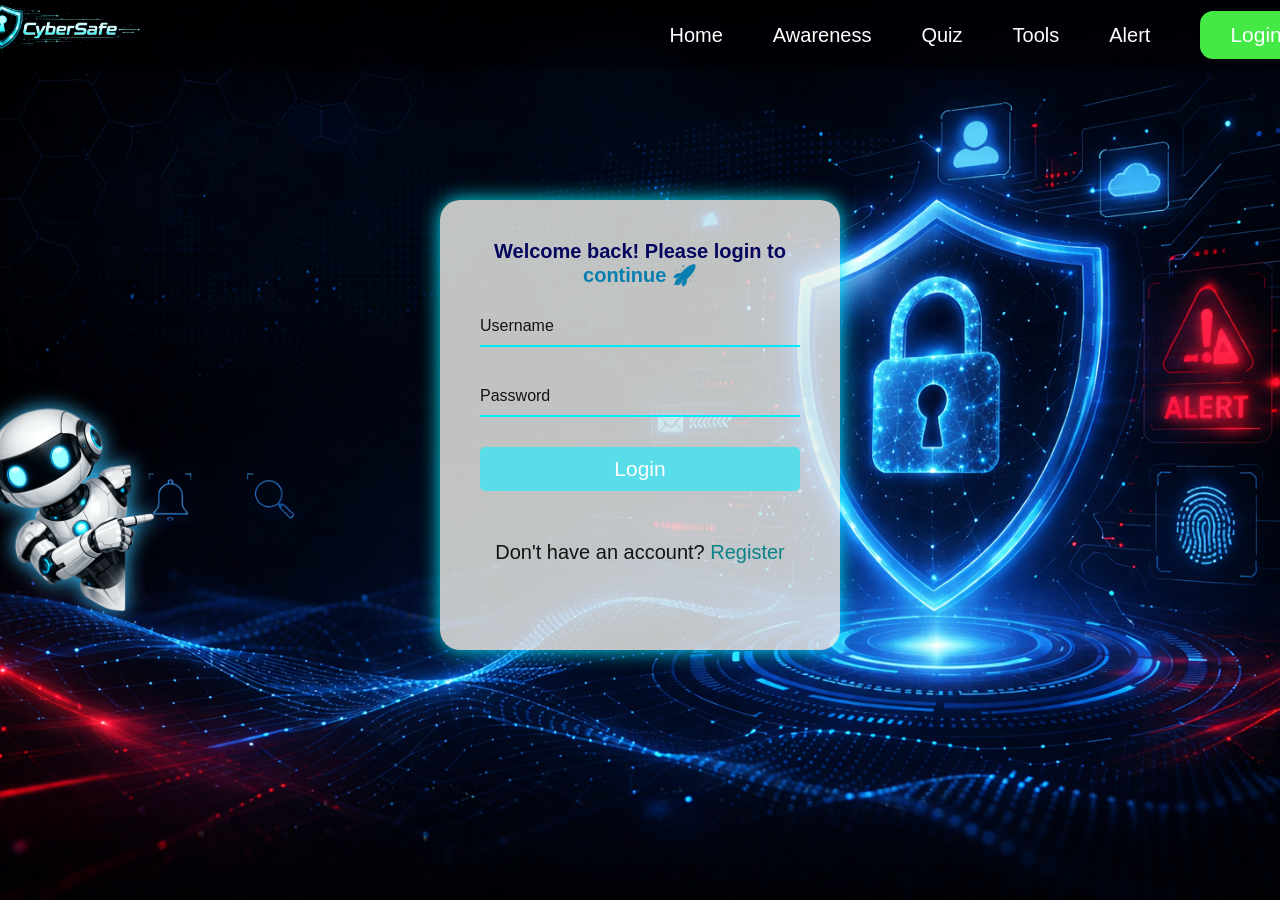
<file: login.html>
<!DOCTYPE html>
<html lang="en">
<head>
    <meta charset="UTF-8">
    <meta name="viewport" content="width=device-width, initial-scale=1.0">
    <title>login</title>
    <link rel="stylesheet" href="style.css">
</head>
<body>
    <div id="main">

        <div id="nav">
            <div id="logo"><img src="images/logo.png" alt=""></div>
            <div class="text"><a href="index.html">Home</a></div>
            <div class="text"><a href="awareness.html">Awareness</a></div>
            <div class="text"><a href="quiz.html">Quiz</a></div>
            <div class="text"><a href="tools.html">Tools</a></div>
            <div class="text"><p>Alert</p></div>
            <div class="text">
                <a href="login.html"><button >Login</button></a>
            </div>
        </div>

<div class="login-container">
       <div class="robot-side">
        <img src="images/robot.png" alt="Robot">
        
    </div>
    <div class="login-box">
       <h2>Welcome back! Please login to continue 🚀</h2>

        <form>
            <div class="input-box">
                <input type="text" required>
                <label>Username</label>
            </div>

            <div class="input-box">
                <input type="password" required>
                <label>Password</label>
            </div>

            <button type="submit" class="form-btn">Login</button>

            <p class="register">
                Don't have an account? <a href="register.html">Register</a>
            </p>

        </form>

    </div>
    

</div>
</body>
</html>
</file>
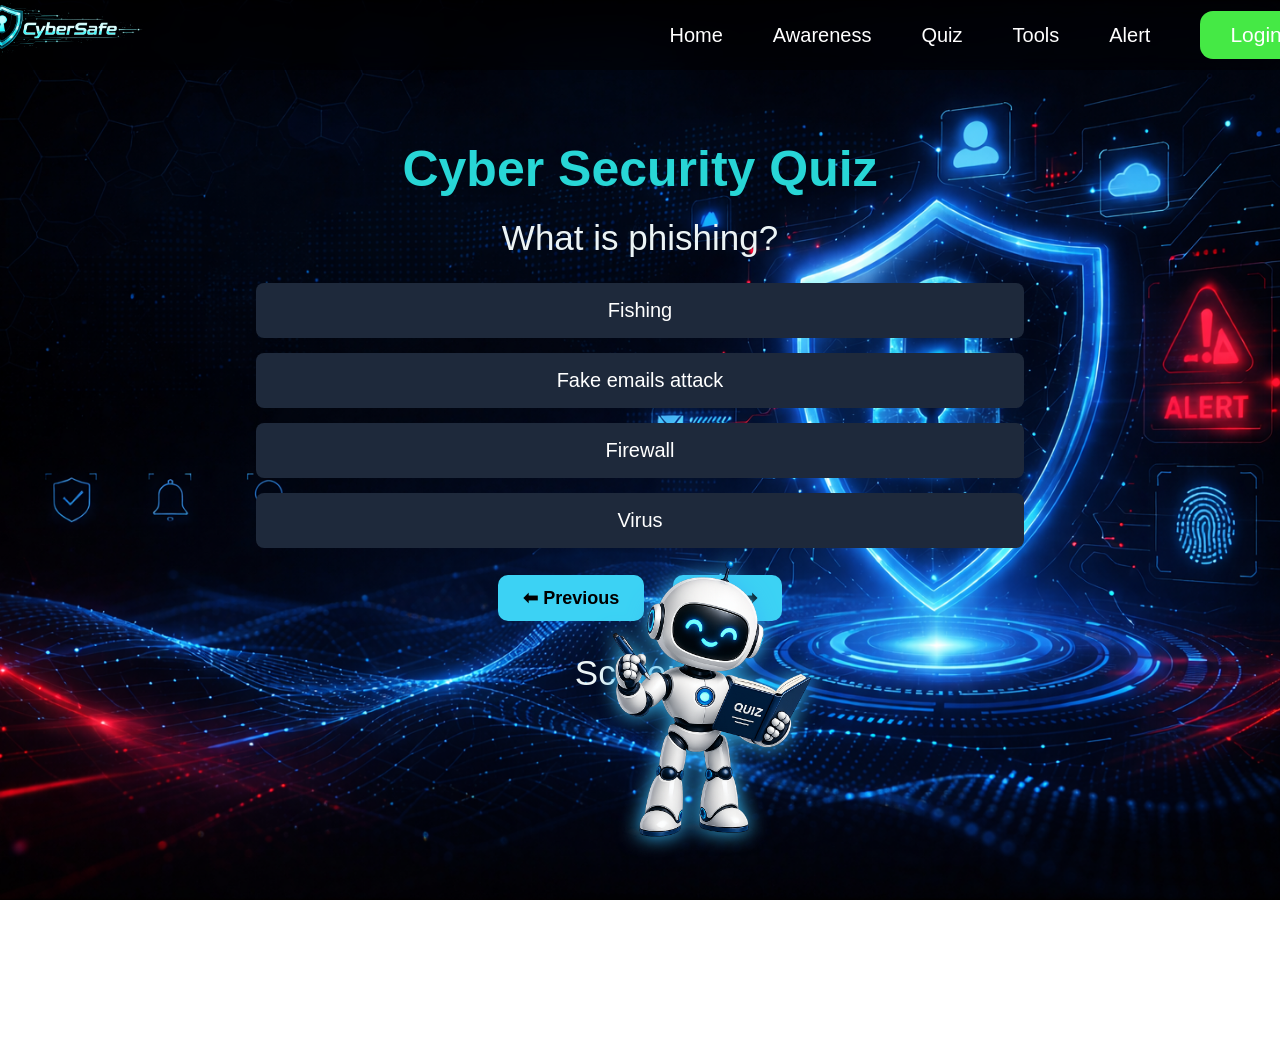
<file: quiz.html>
<!DOCTYPE html>
<html lang="en">
<head>
    <meta charset="UTF-8">
    <meta name="viewport" content="width=device-width, initial-scale=1.0">
    <title>Cyber Awareness Platform</title>
    <link rel="stylesheet" href="style.css">
</head>
<body>
  
    <div id="main">

        <div id="nav">
            <div id="logo"><img src="images/logo.png" alt=""></div>
            <div class="text"><a href="index.html">Home</a></div>
            <div class="text"><a href="awareness.html">Awareness</a></div>
            <div class="text"><a href="quiz.html">Quiz</a></div>
            <div class="text"><a href="tools.html">Tools</a></div>
            <div class="text"><p>Alert</p></div>
            <div class="text">
                <a href="login.html"><button>Login</button></a>
            </div>
        </div>
        <div class="robots-side img">
            <img src="images/quiz_robot.png" class="robot-img">
        </div>

<!-- QUIZ -->
<div id="quiz-container">
    <h1>Cyber Security Quiz</h1>

    <p id="question"></p>

    <button class="option" onclick="checkAnswer(0)" id="opt0"></button>
    <button class="option" onclick="checkAnswer(1)" id="opt1"></button>
    <button class="option" onclick="checkAnswer(2)" id="opt2"></button>
    <button class="option" onclick="checkAnswer(3)" id="opt3"></button>

    <div>
        <button class="nav-btn" onclick="prevQuestion()">⬅ Previous</button>
        <button class="nav-btn" onclick="nextQuestion()">Next ➡</button>
    </div>

    <p>Score: <span id="score">0</span></p>
</div>
    </div>

<div id="popup"></div>

<script src="quiz.js"></script>

</body>
</html>
</file>
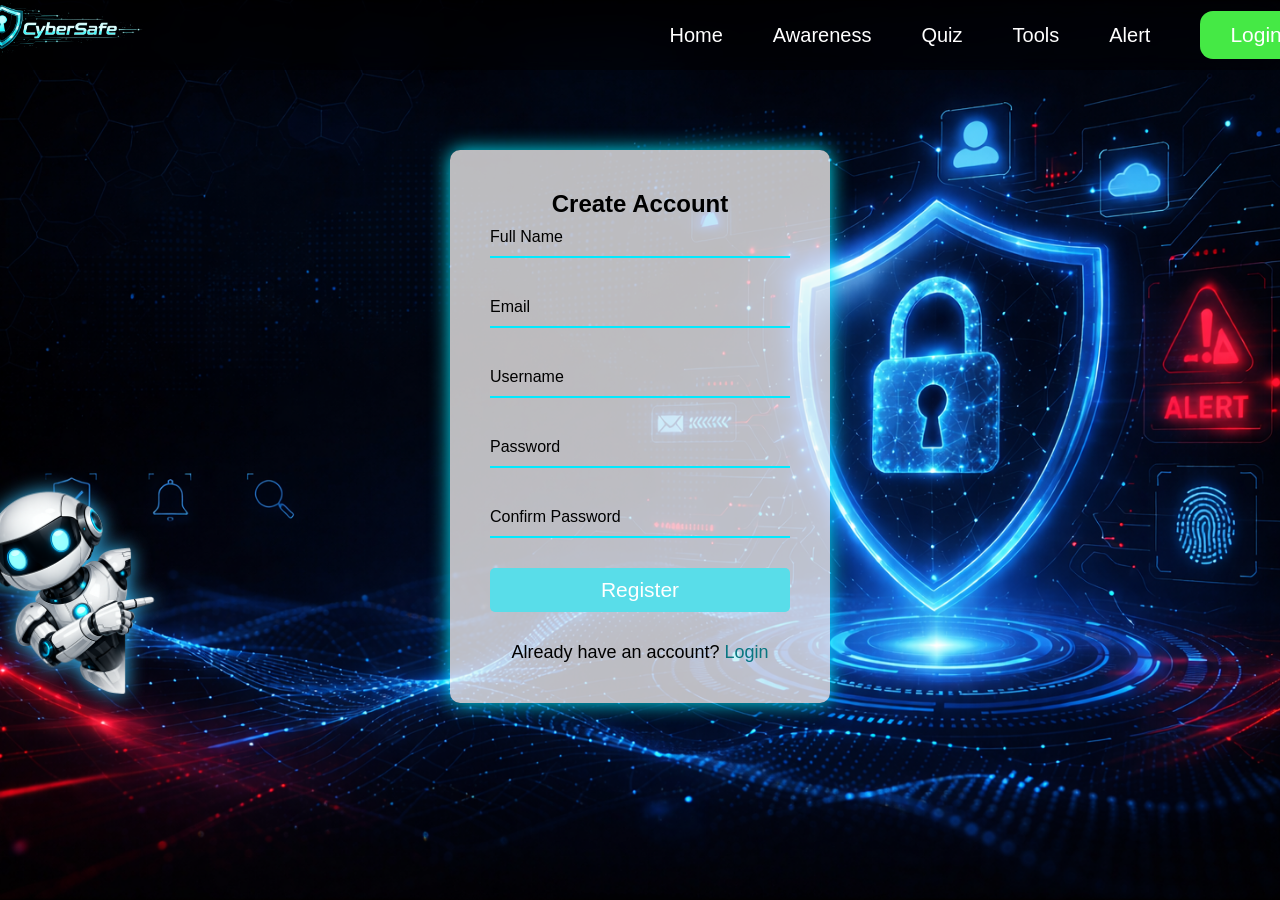
<file: register.html>
<!DOCTYPE html>
<html lang="en">
<head>
    <meta charset="UTF-8">
    <meta name="viewport" content="width=device-width, initial-scale=1.0">
    <title>CyberSafe Register</title>
    <link rel="stylesheet" href="style.css">
</head>

<body>
<div id="main">

    
    <div id="nav">
        <div id="logo"><img src="images/logo.png" alt="logo"></div>

        <div class="text"><a href="index.html">Home</a></div>
        <div class="text"><a href="awareness.html">Awareness</a></div>
       <div class="text"><a href="quiz.html">Quiz</a></div>
        <div class="text"><a href="tools.html">Tools</a></div>
        <div class="text"><p>Alert</p></div>

        <div class="text">
            <a href="login.html">
                <button >Login</button>
            </a>
        </div>
    </div>

    
    <div class="register-container">
     <div class="robotside">
        <img src="images/robot.png" alt="Robot">
        
    </div>
        <div class="register-box">
            <h2>Create Account</h2>

            <form>

                <div class="input-box">
                    <input type="text" required>
                    <label>Full Name</label>
                </div>

                <div class="input-box">
                    <input type="email" required>
                    <label>Email</label>
                </div>

                <div class="input-box">
                    <input type="text" required>
                    <label>Username</label>
                </div>

                <div class="input-box">
                    <input type="password" required>
                    <label>Password</label>
                </div>

                <div class="input-box">
                    <input type="password" required>
                    <label>Confirm Password</label>
                </div>

                <button type="submit" class="form-btn">Register</button>

                <p class="login-link">
                    Already have an account?
                    <a href="login.html">Login</a>
                </p>

            </form>
        </div>

    </div>

</div>
</body>
</html>
</file>
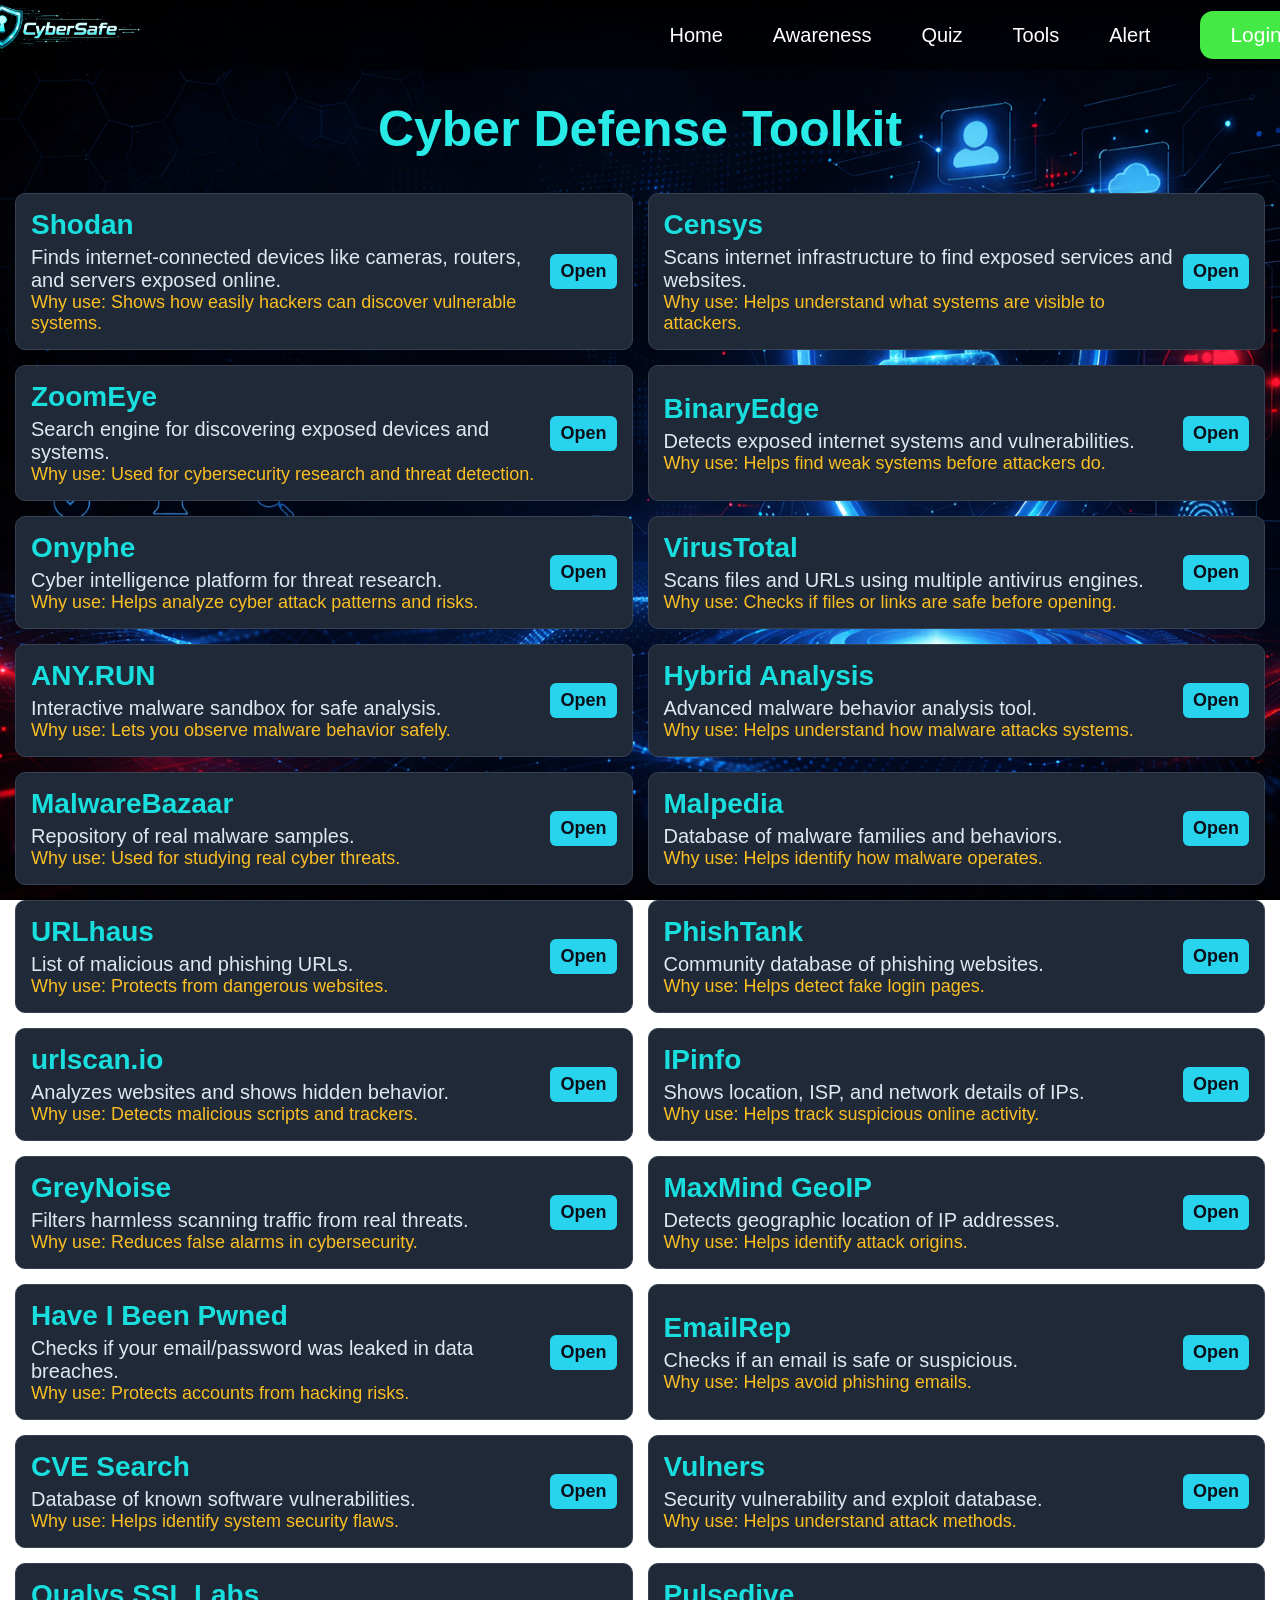
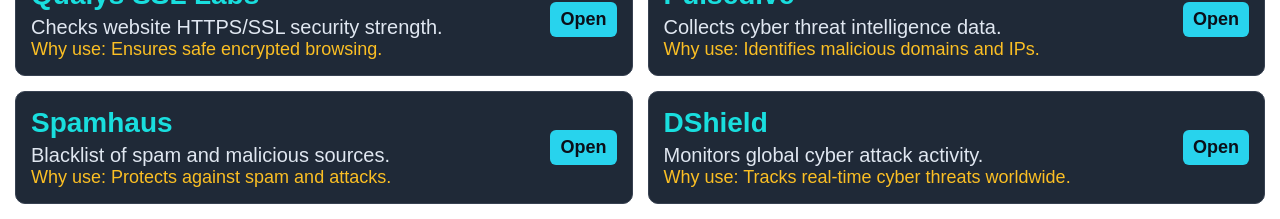
<file: tools.html>
<!DOCTYPE html>
<html lang="en">
<head>
<meta charset="UTF-8">
<meta name="viewport" content="width=device-width, initial-scale=1.0">
<title>Cyber Defense Toolkit</title>
<link rel="stylesheet" href="style.css">
</head>

<body>

<div id="main">

    <div id="nav">
        <div id="logo">
            <img src="images/logo.png" alt="logo">
        </div>

        <div class="text"><a href="index.html">Home</a></div>
        <div class="text"><a href="awareness.html">Awareness</a></div>
        <div class="text"><a href="quiz.html">Quiz</a></div>
        <div class="text"><a href="tools.html">Tools</a></div>
        <div class="text"><a href="alert.html">Alert</a></div>

        <div class="text">
            <a href="login.html"><button>Login</button></a>
        </div>
    </div>

    <h1 class="page-title">Cyber Defense Toolkit</h1>

    <div class="tool-grid">

        <!-- ================= OSINT ================= -->

        <div class="tool-box">
            <div class="tool-info">
                <h3>Shodan</h3>
                <p>Finds internet-connected devices like cameras, routers, and servers exposed online.</p>
                <span>Why use: Shows how easily hackers can discover vulnerable systems.</span>
            </div>
            <a class="tool-btn" href="https://shodan.io" target="_blank">Open</a>
        </div>

        <div class="tool-box">
            <div class="tool-info">
                <h3>Censys</h3>
                <p>Scans internet infrastructure to find exposed services and websites.</p>
                <span>Why use: Helps understand what systems are visible to attackers.</span>
            </div>
            <a class="tool-btn" href="https://censys.io" target="_blank">Open</a>
        </div>

        <div class="tool-box">
            <div class="tool-info">
                <h3>ZoomEye</h3>
                <p>Search engine for discovering exposed devices and systems.</p>
                <span>Why use: Used for cybersecurity research and threat detection.</span>
            </div>
            <a class="tool-btn" href="https://zoomeye.org" target="_blank">Open</a>
        </div>

        <div class="tool-box">
            <div class="tool-info">
                <h3>BinaryEdge</h3>
                <p>Detects exposed internet systems and vulnerabilities.</p>
                <span>Why use: Helps find weak systems before attackers do.</span>
            </div>
            <a class="tool-btn" href="https://binaryedge.io" target="_blank">Open</a>
        </div>

        <div class="tool-box">
            <div class="tool-info">
                <h3>Onyphe</h3>
                <p>Cyber intelligence platform for threat research.</p>
                <span>Why use: Helps analyze cyber attack patterns and risks.</span>
            </div>
            <a class="tool-btn" href="https://onyphe.io" target="_blank">Open</a>
        </div>

        <!-- ================= MALWARE ================= -->

        <div class="tool-box">
            <div class="tool-info">
                <h3>VirusTotal</h3>
                <p>Scans files and URLs using multiple antivirus engines.</p>
                <span>Why use: Checks if files or links are safe before opening.</span>
            </div>
            <a class="tool-btn" href="https://virustotal.com" target="_blank">Open</a>
        </div>

        <div class="tool-box">
            <div class="tool-info">
                <h3>ANY.RUN</h3>
                <p>Interactive malware sandbox for safe analysis.</p>
                <span>Why use: Lets you observe malware behavior safely.</span>
            </div>
            <a class="tool-btn" href="https://any.run" target="_blank">Open</a>
        </div>

        <div class="tool-box">
            <div class="tool-info">
                <h3>Hybrid Analysis</h3>
                <p>Advanced malware behavior analysis tool.</p>
                <span>Why use: Helps understand how malware attacks systems.</span>
            </div>
            <a class="tool-btn" href="https://hybrid-analysis.com" target="_blank">Open</a>
        </div>

        <div class="tool-box">
            <div class="tool-info">
                <h3>MalwareBazaar</h3>
                <p>Repository of real malware samples.</p>
                <span>Why use: Used for studying real cyber threats.</span>
            </div>
            <a class="tool-btn" href="https://bazaar.abuse.ch" target="_blank">Open</a>
        </div>

        <div class="tool-box">
            <div class="tool-info">
                <h3>Malpedia</h3>
                <p>Database of malware families and behaviors.</p>
                <span>Why use: Helps identify how malware operates.</span>
            </div>
            <a class="tool-btn" href="https://malpedia.caad.fkie.fraunhofer.de" target="_blank">Open</a>
        </div>

        <!-- ================= PHISHING ================= -->

        <div class="tool-box">
            <div class="tool-info">
                <h3>URLhaus</h3>
                <p>List of malicious and phishing URLs.</p>
                <span>Why use: Protects from dangerous websites.</span>
            </div>
            <a class="tool-btn" href="https://urlhaus.abuse.ch" target="_blank">Open</a>
        </div>

        <div class="tool-box">
            <div class="tool-info">
                <h3>PhishTank</h3>
                <p>Community database of phishing websites.</p>
                <span>Why use: Helps detect fake login pages.</span>
            </div>
            <a class="tool-btn" href="https://phishtank.org" target="_blank">Open</a>
        </div>

        <div class="tool-box">
            <div class="tool-info">
                <h3>urlscan.io</h3>
                <p>Analyzes websites and shows hidden behavior.</p>
                <span>Why use: Detects malicious scripts and trackers.</span>
            </div>
            <a class="tool-btn" href="https://urlscan.io" target="_blank">Open</a>
        </div>

        <!-- ================= IP SECURITY ================= -->

        <div class="tool-box">
            <div class="tool-info">
                <h3>IPinfo</h3>
                <p>Shows location, ISP, and network details of IPs.</p>
                <span>Why use: Helps track suspicious online activity.</span>
            </div>
            <a class="tool-btn" href="https://ipinfo.io" target="_blank">Open</a>
        </div>

        <div class="tool-box">
            <div class="tool-info">
                <h3>GreyNoise</h3>
                <p>Filters harmless scanning traffic from real threats.</p>
                <span>Why use: Reduces false alarms in cybersecurity.</span>
            </div>
            <a class="tool-btn" href="https://greynoise.io" target="_blank">Open</a>
        </div>

        <div class="tool-box">
            <div class="tool-info">
                <h3>MaxMind GeoIP</h3>
                <p>Detects geographic location of IP addresses.</p>
                <span>Why use: Helps identify attack origins.</span>
            </div>
            <a class="tool-btn" href="https://maxmind.com" target="_blank">Open</a>
        </div>

        <!-- ================= EMAIL / BREACH ================= -->

        <div class="tool-box">
            <div class="tool-info">
                <h3>Have I Been Pwned</h3>
                <p>Checks if your email/password was leaked in data breaches.</p>
                <span>Why use: Protects accounts from hacking risks.</span>
            </div>
            <a class="tool-btn" href="https://haveibeenpwned.com" target="_blank">Open</a>
        </div>

        <div class="tool-box">
            <div class="tool-info">
                <h3>EmailRep</h3>
                <p>Checks if an email is safe or suspicious.</p>
                <span>Why use: Helps avoid phishing emails.</span>
            </div>
            <a class="tool-btn" href="https://emailrep.io" target="_blank">Open</a>
        </div>

        <!-- ================= VULNERABILITY ================= -->

        <div class="tool-box">
            <div class="tool-info">
                <h3>CVE Search</h3>
                <p>Database of known software vulnerabilities.</p>
                <span>Why use: Helps identify system security flaws.</span>
            </div>
            <a class="tool-btn" href="https://cve.mitre.org" target="_blank">Open</a>
        </div>

        <div class="tool-box">
            <div class="tool-info">
                <h3>Vulners</h3>
                <p>Security vulnerability and exploit database.</p>
                <span>Why use: Helps understand attack methods.</span>
            </div>
            <a class="tool-btn" href="https://vulners.com" target="_blank">Open</a>
        </div>

        <div class="tool-box">
            <div class="tool-info">
                <h3>Qualys SSL Labs</h3>
                <p>Checks website HTTPS/SSL security strength.</p>
                <span>Why use: Ensures safe encrypted browsing.</span>
            </div>
            <a class="tool-btn" href="https://ssllabs.com" target="_blank">Open</a>
        </div>

        <!-- ================= THREAT INTEL ================= -->

        <div class="tool-box">
            <div class="tool-info">
                <h3>Pulsedive</h3>
                <p>Collects cyber threat intelligence data.</p>
                <span>Why use: Identifies malicious domains and IPs.</span>
            </div>
            <a class="tool-btn" href="https://pulsedive.com" target="_blank">Open</a>
        </div>

        <div class="tool-box">
            <div class="tool-info">
                <h3>Spamhaus</h3>
                <p>Blacklist of spam and malicious sources.</p>
                <span>Why use: Protects against spam and attacks.</span>
            </div>
            <a class="tool-btn" href="https://spamhaus.org" target="_blank">Open</a>
        </div>

        <div class="tool-box">
            <div class="tool-info">
                <h3>DShield</h3>
                <p>Monitors global cyber attack activity.</p>
                <span>Why use: Tracks real-time cyber threats worldwide.</span>
            </div>
            <a class="tool-btn" href="https://isc.sans.edu" target="_blank">Open</a>
        </div>

    </div>
</div>

</body>
</html>
</file>
<file: style.css>
*{
    margin:0;
    padding:0;
    box-sizing:border-box;
    font-family: Arial, Helvetica, sans-serif;
}

html,body{
    width:100%;
    min-height:100%;
    background-image:url("images/bg.png");
    background-size:cover;
    background-position:center;
    background-repeat:no-repeat;
    background-attachment:fixed;
    overflow-x:hidden;
}

#main{
    width:100%;
    min-height:100vh;
}

#nav{
    height:70px;
    width:100%;
    position:fixed;
    top:0;
    left:0;
    display:flex;
    align-items:center;
    justify-content:space-evenly;
    background:rgba(0,0,0,0.4);
    backdrop-filter:blur(10px);
    z-index:1000;
}

.text a{
    text-decoration:none;
    color:white;
}

.text a:hover{
    color:lightblue;
}

.text:hover{
    color:white;
    text-decoration:none;
}

#logo{
    margin:12px;
    margin-right:500px;
}

#logo img{
    height:155px;
    width:auto;
    margin-left:-75px;
}

#logo img:hover{
    filter:drop-shadow(0 0 10px cyan);
    transition:0.3s;
}

.text{
    color:white;
    font-size:20px;
    margin-right:50px;
    cursor:pointer;
}

.text:hover{
    color:lightblue;
    text-decoration:underline;
}

button{
    background-color:rgb(69,233,69);
    font-size:21px;
    padding:12px 30px;
    border-radius:13px;
    border:none;
    color:white;
    cursor:pointer;
}

button:hover{
    background-color:rgb(16,150,56);
}

/* ================= INDEX ================= */

#content{
    min-height:100vh;   
    width:50%;
    padding-top:280px;
    margin-left:80px;
    color:white;
    font-style:oblique;
}

#content h1{
    font-size:80px;
    margin-bottom:20px;
    animation:colourAnimation 5s ease-in infinite,
              floatletters 3s ease-in-out infinite;
}

#content p{
    font-size:35px;
    margin-bottom:50px;
    animation:colourAnimation 5s ease-in infinite;
}

#content button{
    font-size:30px;
    animation:pulse 2s infinite;
}

@keyframes colourAnimation{
    0%{ color:white; }
    50%{ color:rgb(23, 183, 232); }
    100%{ color:white; }
}

@keyframes floatletters{
    0%{ transform:translateY(0px); }
    50%{ transform:translateY(-20px); }
    100%{ transform:translateY(0px); }
}

@keyframes pulse{
    0%{ transform:scale(1); }
    50%{ transform:scale(1.08); }
    100%{ transform:scale(1); }
}

.robot{
    position:absolute;
    right:-200px;
    bottom:8px;
    animation:moveRobot 2s ease forwards;
}

.robot img{
    width:230px;
}

@keyframes moveRobot{
    from{ left:-50px; }
    to{ left:400px; }
}

/* ================= FEATURE SECTION ================= */

#features{
    width:100%;
    min-height:100vh;
    padding:100px 50px;
    background:rgba(0,0,0,0.75);
    text-align:center;
    margin-top:80px;   
}

#features h2{
    color:rgb(23, 183, 232);;
    font-size:50px;
    margin-bottom:60px;
    
    animation:colourAnimation 5s ease-in infinite,
              floatletters 3s ease-in-out infinite;
}

.feature-container{
    display:grid;
    grid-template-columns:repeat(auto-fit, minmax(300px,1fr));
    gap:100px;
    padding:20px;
}

.feature-card{
    background:linear-gradient(135deg,#0f2027,#203a43,#2c5364);
    border-radius:25px;
    padding:30px;
    color:white;
    text-align:left;
    position:relative;
    overflow:hidden;
    transition:0.4s;
    box-shadow:0 0 15px rgba(0,255,255,0.3);
}

.feature-card::before{
    content:"";
    position:absolute;
    top:0;
    left:-100%;
    width:100%;
    height:100%;
    background:linear-gradient(120deg,transparent,rgba(0,255,255,0.6),transparent);
    transition:0.5s;
}

.feature-card:hover::before{
    left:100%;
}

.feature-card:hover{
    transform:translateY(-15px) scale(1.03);
    box-shadow:0 0 25px rgba(0,255,255,0.8);
}

.feature-icon{
    font-size:45px;
    margin-bottom:15px;
}

.feature-card h3{
    font-size:26px;
    margin-bottom:15px;
}

.feature-card p{
    font-size:20px;
    line-height:1.5;
    opacity:0.9;
}

/* ================= LOGIN ================= */

.login-container{
    display:flex;
    justify-content:center;
    align-items:center;
}

.login-box{
    margin-top: 200px;
    width:400px;
    padding:40px;
    height: 450px;
    background:rgba(241, 242, 237, 0.804);
    border-radius:20px;
    box-shadow:0 0 20px #00eaff;
    color:rgb(19, 19, 19);
    text-align:center;
}

.login-box h2{
    margin-bottom:20px;
    background: linear-gradient(to bottom,rgb(5, 5, 93) 50%,rgb(8, 127, 175) 50%);
    color: transparent;
    -webkit-background-clip: text;
    font-size: 20px;
}

.input-box{
    position:relative;
    margin-bottom:30px;
}

.input-box input{
    width:100%;
    padding:10px;
    background:transparent;
    border:none;
    border-bottom:2px solid #00eaff;
    outline:none;
    font-size:16px;
}

.input-box label{
    position:absolute;
    top:10px;
    left:0;
    transition:0.3s;
}

.input-box input:focus ~ label,
.input-box input:valid ~ label{
    top:-15px;
    font-size:12px;
    color:#0d94a0;
}
.register{
margin-top:50px;
font-size:20px;
}
.register a{
color:#0a8288;
text-decoration:none;
}
.register a:hover{
    color: darkblue;
}
.robot-side{
    text-align:center;
    color:white;
     position:absolute;
    right:1065px;
    bottom:255px;
}

.robot-side img{
    width:250px;
     filter: drop-shadow(0 0 10px #38bdf8);
    
}


/* ================= REGISTER ================= */

.register-container{
    display:flex;
    justify-content:center;
    align-items:center;
    width:100%;
}
.robotside{
    text-align:center;
    color:white;
     position:absolute;
    right:1065px;
    bottom:172px;
}

.robotside img{
    width:250px;
     filter: drop-shadow(0 0 10px #38bdf8);
    
}
.register-box{
    width:380px;
    margin-top: 150px;
    padding:40px;
    border-radius:10px;
    background:rgba(251, 248, 248, 0.75);
    box-shadow:0 0 20px #00eaff;
    text-align:center;
}

.form-btn{
    width:100%;
    padding:10px;
    background:#59dde9;
    border:none;
    border-radius:5px;
    cursor:pointer;
}

.form-btn:hover{
    background:#3c96db;
    color:white;
}
.login-link{
margin-top:30px;
font-size:18px;

}

.login-link a{
color:#087680;
text-decoration:none;
}
.login-link a:hover{
    color: darkblue;
}

/* ================= AWARENESS ================= */


#hero{
    text-align:center;
    padding-top:150px;
    padding-bottom:80px;
}

#hero h1{
    font-size:70px;
    color:rgb(40, 214, 214);
    margin-bottom:20px;
}

#hero p{
    font-size:28px;
    color: white;
}#crime-section{
    width:100%;
    display:flex;
    justify-content:center;
    flex-wrap:wrap;
    gap:100px;
    padding:40px;
}


.crime-card{
    width:400px;
    height:350px;
    perspective:1000px;
    position:relative;
}


.crime-card-inner{
    position:relative;
    width:100%;
    height:100%;
    transition:transform 0.8s;
    transform-style:preserve-3d;
    will-change: transform;
}


.crime-card:hover{
    z-index:10;
}

.crime-card:hover .crime-card-inner{
    transform:rotateY(180deg);
}


.crime-card-front,
.crime-card-back{
    position:absolute;
    width:100%;
    height:100%;
    border-radius:40px;
    backface-visibility:hidden;
    display:flex;
    align-items:center;
    justify-content:center;
    text-align:center;
    padding:20px;
    box-shadow:0 0 20px rgba(0,255,255,0.5);
}



.crime-card-back{
    background:rgba(0,0,0,0.85);
    color:white;
    transform:rotateY(180deg);
}

.crime-card-back p{
    font-size:25px;
    line-height:1.6;
}
.crime-card-front img{
    width:100%;
    height:100%;
    object-fit:cover;   
    position:absolute;
    top:0;
    left:0;
}
.crime-card-front h2{
    position:relative;
    z-index:2;
    color:white;
    background:rgba(0,0,0,0.5);
    padding:10px 15px;
    border-radius:10px;
    font-size: 30px;
}

/* ===== TITLE ===== */
.page-title{
    margin-top: 100px; 
     margin-bottom: 20px;  
    text-align: center;
    font-size: 50px;
    color: #28eae6;
    position: relative;
    z-index: 1;
}
  
/* ===== GRID ===== */
.tool-grid{
    display:grid;
    grid-template-columns:repeat(2, 1fr);
    gap:15px;
    padding:15px;
    animation:fadeGrid 0.6s ease;
}

@keyframes fadeGrid{
    from{
        opacity:0;
        transform:translateY(10px);
    }
    to{
        opacity:1;
        transform:translateY(0);
    }
}

/* ===== TOOL BOX ===== */
.tool-box{
    background:#1f2937;
    padding:15px;
    border-radius:10px;
    border:1px solid #374151;

    display:flex;
    justify-content:space-between;
    align-items:center;

    min-height:110px;
    transition:all 0.35s ease;


    opacity:0;
    transform:translateY(20px);
    animation:fadeUp 0.6s ease forwards;
}



.tool-box:nth-child(1){animation-delay:0.05s;}
.tool-box:nth-child(2){animation-delay:0.1s;}
.tool-box:nth-child(3){animation-delay:0.15s;}
.tool-box:nth-child(4){animation-delay:0.2s;}
.tool-box:nth-child(5){animation-delay:0.25s;}
.tool-box:nth-child(6){animation-delay:0.3s;}
.tool-box:nth-child(7){animation-delay:0.35s;}
.tool-box:nth-child(8){animation-delay:0.4s;}

@keyframes fadeUp{
    to{
        opacity:1;
        transform:translateY(0);
    }
}


.tool-box:hover{
    transform:translateY(-6px) scale(1.02);
    border-color:#00ffcc;
    box-shadow:0 10px 25px rgba(0,255,204,0.15);
    
}

/* ===== TEXT ===== */
.tool-info h3{
    color:#19dede;
    font-size:28px;
    margin-bottom:5px;

    transition:0.3s;
}

.tool-box:hover .tool-info h3{
    text-shadow:0 0 8px #58f0f0;
}

.tool-info p{
    font-size:20px;
    color:#e0e7f1;
}

.tool-info span{
    font-size:18px;
    color:#fbbf24;
}

/* ===== BUTTON ===== */
.tool-btn{
    background:#28d3ed;
    color:#0b0f19;
    padding:7px 10px;
    border-radius:6px;
    text-decoration:none;
    font-weight:bold;
    font-size:18px;

    transition:0.3s;
}

.tool-btn:hover{
    background:#00ffcc;
    transform:scale(1.08);
    box-shadow:0 0 12px #00ffcc;
}

/* ===== MOBILE ===== */
@media(max-width:768px){
    .tool-grid{
        grid-template-columns:1fr;
    }

    .tool-box{
        flex-direction:column;
        align-items:flex-start;
        gap:15px;
    }
}

/* QUIZ */
#quiz-container{
    margin-top:140px;
    text-align:center;
    animation:fadeIn 1s ease-in-out;
}

h1{
    font-size:50px;
    margin-bottom:20px;
    color:rgb(40, 214, 214);
}

#question{
    font-size:33px;
    margin-bottom:25px;
    color:#38bdf8;
    font-weight:bold;
}

/* OPTIONS */
.option {
    display: block;
    margin: 15px auto;
    padding: 16px;
    width: 60%;
    font-size: 20px;
    background: #1e293b;
    border: none;
    color: white;
    cursor: pointer;
    border-radius: 8px;
    transition: 0.3s;

    position: relative;   /* IMPORTANT */
    overflow: hidden;     /* keeps effect inside button */
}

.option::before {
    content: "";
    position: absolute;
    top: 0;
    left: -100%;
    width: 100%;          /* match full button width */
    height: 100%;         /* match full button height */
    background: linear-gradient(
        120deg,
        transparent,
        rgba(0, 255, 255, 0.6),
        transparent
    );
    transition: 0.5s;
}

.option:hover::before {
    left: 100%;
}

.option:hover{
    background:#38bdf8;
    transform:scale(1.05);
    
}

/* NAV BUTTONS */
.btn-group{
    margin-top:25px;
}

.nav-btn{
    margin:12px;
    padding:12px 25px;
    font-size:18px;
    background:#3cd2f4;
    border: none;
    color:black;
    cursor:pointer;
    border-radius:10px;
    font-weight:bold;
}

.nav-btn:hover{
    background:#0c8dc8;
}

/* SCORE */
#quiz-container p{
    font-size:35px;
    margin-top:20px;
    font-weight: 400;
    color: rgb(236, 244, 245);
}

/* POPUP */
#popup{
    position:fixed;
    top:40%;
    left:50%;
    transform:translate(-50%,-50%);
    background:#020617;
    padding:25px;
    font-size:20px;
    border:2px solid #38bdf8;
    display:none;
}

/* ANIMATION */
@keyframes fadeIn{
    from{opacity:0;}
    to{opacity:1;}
}

/* Robot container */
.robots-side {
    position: absolute;
    left: 20px;
    top: 150px;
    animation: fadeIn 1.5s ease-in-out,
               moveRobot 3s ease forwards;
                
               
}

/* Robot image */
.robot-img {
    width: 300px;
     left: 500px;
    bottom: -700px;
    position: absolute;
    animation: floatRobot 4s ease-in-out infinite;
    filter: drop-shadow(0 0 10px #38bdf8);
    transition: transform 0.3s ease;
}

@keyframes moveRobot{
    from{ left:-150px; }
    to{ left:60px; }
}
/* Floating animation */
@keyframes floatRobot {
    0% {
        transform: translateY(0px) scale(1);
    }
    50% {
        transform: translateY(-15px) scale(1.03);
    }
    100% {
        transform: translateY(0px) scale(1);
    }
}


.robot-img:hover {
    animation: floatRobot 4s ease-in-out infinite,
              
               wave 0.6s ease-in-out;
}

/* Wave animation */
@keyframes wave {
    0% { transform: rotate(0deg); }
    25% { transform: rotate(3deg); }
    50% { transform: rotate(-3deg); }
    75% { transform: rotate(2deg); }
    100% { transform: rotate(0deg); }
}

/* Fade in */
@keyframes fadeIn {
    from {
        opacity: 0;
        transform: translateX(-30px);
    }
    to {
        opacity: 1;
        transform: translateX(0);
    }
}
</file>
